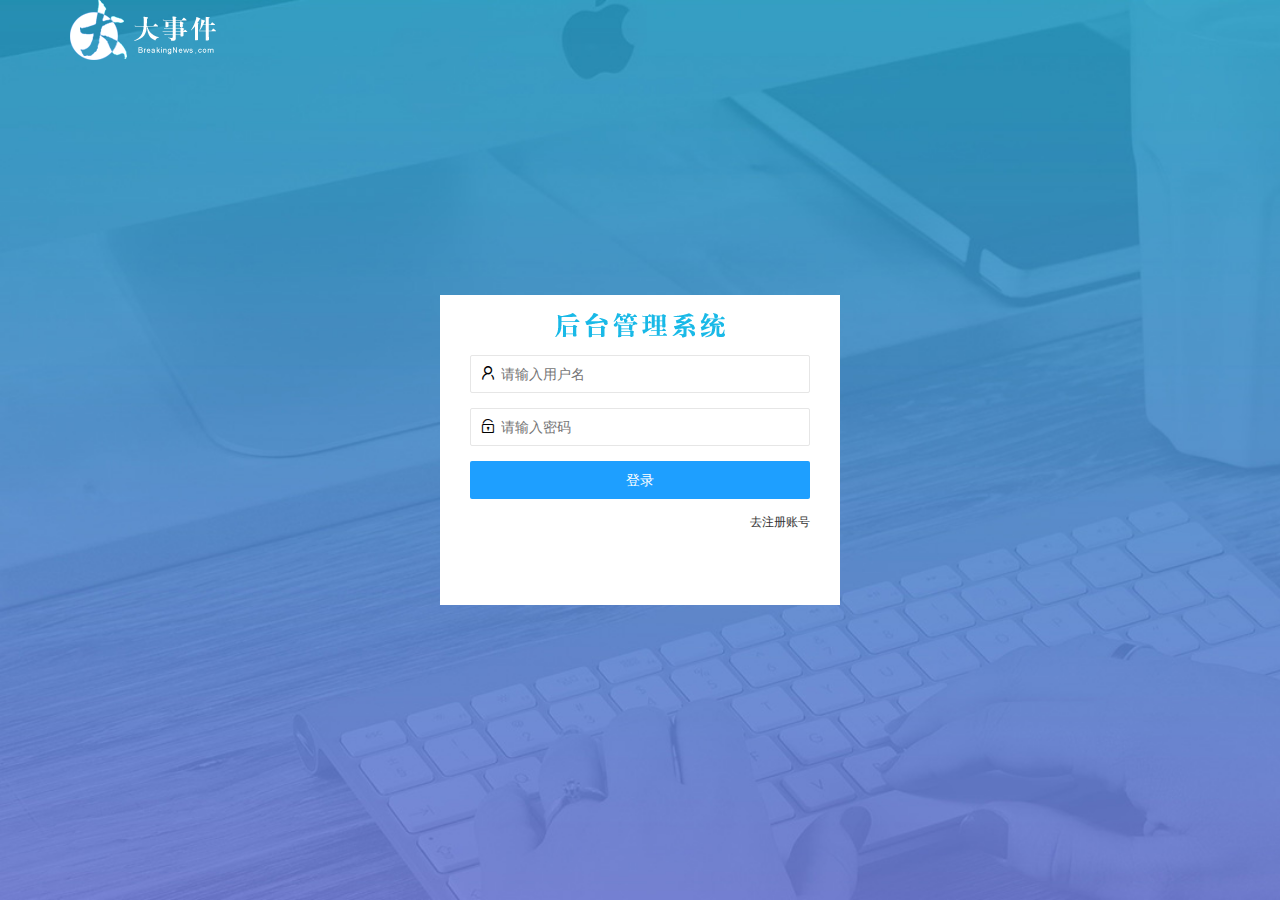
<file: login.html>
<!DOCTYPE html>
<html lang="en">

<head>
    <meta charset="UTF-8">
    <meta name="viewport" content="width=device-width, initial-scale=1.0">
    <title>Document</title>
    <link rel="stylesheet" href="/assets/lib/layui/css/layui.css">
    <link rel="stylesheet" href="assets/css/login.css">
</head>

<body>
    <!-- 版心盒子 -->
    <div class="layui-main"><img src="./assets/images/logo.png" alt=""></div>
    <!-- 登录注册盒子 -->
    <div class="loginAndRegBox">
        <div class="title-box"></div>
        <!-- 登录的盒子 -->
        <div class="login-box">
            <!-- 登录表单 -->
            <form class="layui-form" action="" id="form-login">
                <!-- 用户名 -->
                <div class="layui-form-item">
                    <i class="layui-icon layui-icon-username"></i>
                    <input type="text" name="username" required lay-verify="required" placeholder="请输入用户名" autocomplete="off" class="layui-input">
                </div>
                <!-- 密码 -->
                <div class="layui-form-item">
                    <i class="layui-icon layui-icon-password"></i>
                    <input type="password" name="password" required lay-verify="required|pwd" placeholder="请输入密码" autocomplete="off" class="layui-input">
                </div>
                <!-- 登录按钮 -->
                <div class="layui-form-item">
                    <button lay-submit class="layui-btn layui-btn-fluid layui-btn-normal">登录</button>
                </div>
                <div class="layui-form-item links">
                    <a href="javascript:;" id="link_reg">去注册账号</a>
                </div>
            </form>
        </div>
        <!-- 注册的盒子 -->
        <div class="reg-box">
            <!-- 注册表单 -->
            <form class="layui-form" action="" id="form-reg">
                <!-- 用户名 -->
                <div class="layui-form-item">
                    <i class="layui-icon layui-icon-username"></i>
                    <input type="text" name="username" required lay-verify="required" placeholder="请输入用户名" autocomplete="off" class="layui-input">
                </div>
                <!-- 密码 -->
                <div class="layui-form-item">
                    <i class="layui-icon layui-icon-password"></i>
                    <input type="password" name="password" required lay-verify="required|pwd" placeholder="请输入密码" autocomplete="off" class="layui-input">
                </div>
                <!-- 确定密码 -->
                <div class="layui-form-item">
                    <i class="layui-icon layui-icon-password"></i>
                    <input type="password" required lay-verify="required|repwd" placeholder="再次确定密码" autocomplete="off" class="layui-input">
                </div>
                <!-- 登录按钮 -->
                <div class="layui-form-item">
                    <button lay-submit class="layui-btn layui-btn-fluid layui-btn-normal">登录</button>
                </div>
                <div class="layui-form-item links">
                    <a href="javascript:;" id="link_login">去登录</a>
                </div>
            </form>
        </div>
    </div>
    <script src="/assets/lib/jquery.js"></script>
    <script src="/assets/js/configAjaxOptions.js"></script>
    <script src="/assets/lib/layui/layui.all.js"></script>
    <script src="/assets/js/login.js"></script>
</body>

</html>
</file>
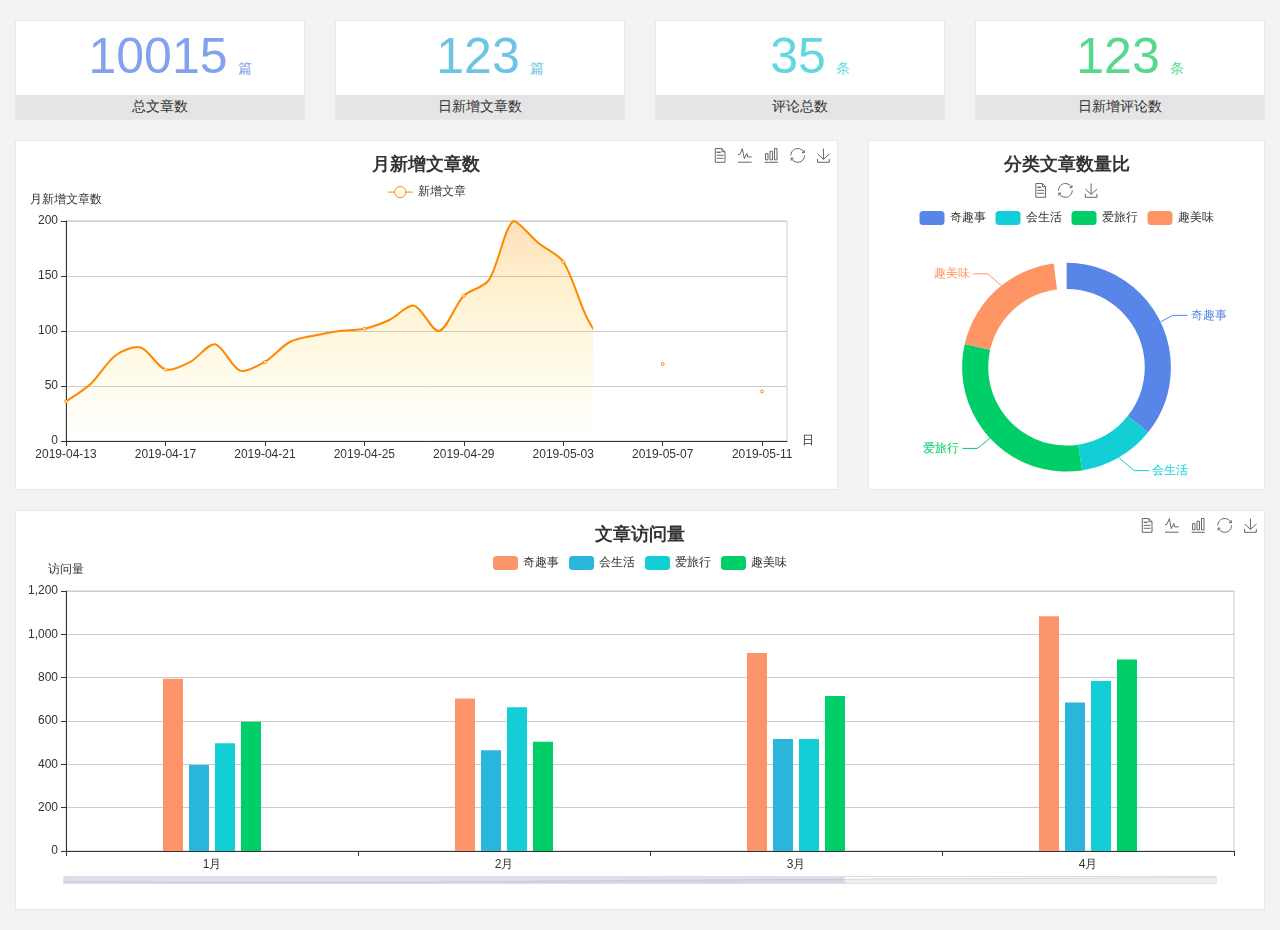
<file: home/dashboard.html>
<!DOCTYPE html>
<html lang="en">

<head>
  <meta charset="UTF-8">
  <meta name="viewport" content="width=device-width, initial-scale=1.0">
  <meta http-equiv="X-UA-Compatible" content="ie=edge">
  <title>图表统计</title>
  <link rel="stylesheet" href="../../assets/lib/bootstrap.css" />
  <link rel="stylesheet" href="../../assets/lib/main.css" />
  <script src="../../assets/lib/jquery.js"></script>
  <script type="text/javascript" src="../../assets/lib/echarts.min.js"></script>
</head>

<body>
  <div class="container-fluid">
    <div class="row spannel_list">
      <div class="col-sm-3 col-xs-6">
        <div class="spannel">
          <em>10015</em><span>篇</span>
          <b>总文章数</b>
        </div>
      </div>
      <div class="col-sm-3 col-xs-6">
        <div class="spannel scolor01">
          <em>123</em><span>篇</span>
          <b>日新增文章数</b>
        </div>
      </div>
      <div class="col-sm-3 col-xs-6">
        <div class="spannel scolor02">
          <em>35</em><span>条</span>
          <b>评论总数</b>
        </div>
      </div>
      <div class="col-sm-3 col-xs-6">
        <div class="spannel scolor03">
          <em>123</em><span>条</span>
          <b>日新增评论数</b>
        </div>
      </div>
    </div>
  </div>

  <div class="container-fluid">
    <div class="row curve-pie">
      <div class="col-lg-8 col-md-8">
        <div class="gragh_pannel" id="curve_show"></div>
      </div>
      <div class="col-lg-4 col-md-4">
        <div class="gragh_pannel" id="pie_show"></div>
      </div>
    </div>
  </div>

  <div class="container-fluid">
    <div class="column_pannel" id="column_show"></div>
  </div>

  <script>
    var oChart = echarts.init(document.getElementById('curve_show'));
    var aList_all = [
      { 'count': 36, 'date': '2019-04-13' },
      { 'count': 52, 'date': '2019-04-14' },
      { 'count': 78, 'date': '2019-04-15' },
      { 'count': 85, 'date': '2019-04-16' },
      { 'count': 65, 'date': '2019-04-17' },
      { 'count': 72, 'date': '2019-04-18' },
      { 'count': 88, 'date': '2019-04-19' },
      { 'count': 64, 'date': '2019-04-20' },
      { 'count': 72, 'date': '2019-04-21' },
      { 'count': 90, 'date': '2019-04-22' },
      { 'count': 96, 'date': '2019-04-23' },
      { 'count': 100, 'date': '2019-04-24' },
      { 'count': 102, 'date': '2019-04-25' },
      { 'count': 110, 'date': '2019-04-26' },
      { 'count': 123, 'date': '2019-04-27' },
      { 'count': 100, 'date': '2019-04-28' },
      { 'count': 132, 'date': '2019-04-29' },
      { 'count': 146, 'date': '2019-04-30' },
      { 'count': 200, 'date': '2019-05-01' },
      { 'count': 180, 'date': '2019-05-02' },
      { 'count': 163, 'date': '2019-05-03' },
      { 'count': 110, 'date': '2019-05-04' },
      { 'count': 80, 'date': '2019-05-05' },
      { 'count': 82, 'date': '2019-05-06' },
      { 'count': 70, 'date': '2019-05-07' },
      { 'count': 65, 'date': '2019-05-08' },
      { 'count': 54, 'date': '2019-05-09' },
      { 'count': 40, 'date': '2019-05-10' },
      { 'count': 45, 'date': '2019-05-11' },
      { 'count': 38, 'date': '2019-05-12' },
    ];

    let aCount = [];
    let aDate = [];

    for (var i = 0; i < aList_all.length; i++) {
      aCount.push(aList_all[i].count);
      aDate.push(aList_all[i].date);
    }

    var chartopt = {
      title: {
        text: '月新增文章数',
        left: 'center',
        top: '10'
      },
      tooltip: {
        trigger: 'axis'
      },
      legend: {
        data: ['新增文章'],
        top: '40'
      },
      toolbox: {
        show: true,
        feature: {
          mark: { show: true },
          dataView: { show: true, readOnly: false },
          magicType: { show: true, type: ['line', 'bar'] },
          restore: { show: true },
          saveAsImage: { show: true }
        }
      },
      calculable: true,
      xAxis: [
        {
          name: '日',
          type: 'category',
          boundaryGap: false,
          data: aDate
        }
      ],
      yAxis: [
        {
          name: '月新增文章数',
          type: 'value'
        }
      ],
      series: [
        {
          name: '新增文章',
          type: 'line',
          smooth: true,
          itemStyle: { normal: { areaStyle: { type: 'default' }, color: '#f80' }, lineStyle: { color: '#f80' } },
          data: aCount
        }],
      areaStyle: {
        normal: {
          color: new echarts.graphic.LinearGradient(0, 0, 0, 1, [{
            offset: 0,
            color: 'rgba(255,136,0,0.39)'
          }, {
            offset: .34,
            color: 'rgba(255,180,0,0.25)'
          }, {
            offset: 1,
            color: 'rgba(255,222,0,0.00)'
          }])

        }
      },
      grid: {
        show: true,
        x: 50,
        x2: 50,
        y: 80,
        height: 220
      }
    };

    oChart.setOption(chartopt);


    var oPie = echarts.init(document.getElementById('pie_show'));
    var oPieopt =
    {
      title: {
        top: 10,
        text: '分类文章数量比',
        x: 'center'
      },
      tooltip: {
        trigger: 'item',
        formatter: "{a} <br/>{b} : {c} ({d}%)"
      },
      color: ['#5885e8', '#13cfd5', '#00ce68', '#ff9565'],
      legend: {
        x: 'center',
        top: 65,
        data: ['奇趣事', '会生活', '爱旅行', '趣美味']
      },
      toolbox: {
        show: true,
        x: 'center',
        top: 35,
        feature: {
          mark: { show: true },
          dataView: { show: true, readOnly: false },
          magicType: {
            show: true,
            type: ['pie', 'funnel'],
            option: {
              funnel: {
                x: '25%',
                width: '50%',
                funnelAlign: 'left',
                max: 1548
              }
            }
          },
          restore: { show: true },
          saveAsImage: { show: true }
        }
      },
      calculable: true,
      series: [
        {
          name: '访问来源',
          type: 'pie',
          radius: ['45%', '60%'],
          center: ['50%', '65%'],
          data: [
            { value: 300, name: '奇趣事' },
            { value: 100, name: '会生活' },
            { value: 260, name: '爱旅行' },
            { value: 180, name: '趣美味' }
          ]
        }
      ]
    };
    oPie.setOption(oPieopt);



    var oColumn = this.echarts.init(document.getElementById('column_show'));
    var oColumnopt =
    {
      title: {
        text: '文章访问量',
        left: 'center',
        top: '10'
      },
      tooltip: {
        trigger: 'axis'
      },
      legend: {
        data: ['奇趣事', '会生活', '爱旅行', '趣美味'],
        top: '40'
      },
      toolbox: {
        show: true,
        feature: {
          mark: { show: true },
          dataView: { show: true, readOnly: false },
          magicType: { show: true, type: ['line', 'bar'] },
          restore: { show: true },
          saveAsImage: { show: true }
        }
      },
      calculable: true,
      xAxis: [
        {
          type: 'category',
          data: ['1月', '2月', '3月', '4月', '5月']
        }
      ],
      yAxis: [
        {
          name: '访问量',
          type: 'value'
        }
      ],
      series: [
        {
          name: '奇趣事',
          type: 'bar',
          barWidth: 20,
          itemStyle: {
            normal: { areaStyle: { type: 'default' }, color: '#fd956a' }
          },
          data: [800, 708, 920, 1090, 1200]
        },
        {
          name: '会生活',
          type: 'bar',
          barWidth: 20,
          itemStyle: {
            normal: { areaStyle: { type: 'default' }, color: '#2bb6db' }
          },
          data: [400, 468, 520, 690, 800]
        },
        {
          name: '爱旅行',
          type: 'bar',
          barWidth: 20,
          itemStyle: {
            normal: { areaStyle: { type: 'default' }, color: '#13cfd5' }
          },
          data: [500, 668, 520, 790, 900]
        },
        {
          name: '趣美味',
          type: 'bar',
          barWidth: 20,
          itemStyle: {
            normal: { areaStyle: { type: 'default' }, color: '#00ce68' }
          },
          data: [600, 508, 720, 890, 1000]
        }
      ],
      grid: {
        show: true,
        x: 50,
        x2: 30,
        y: 80,
        height: 260
      },
      dataZoom: [//给x轴设置滚动条
        {
          start: 0,//默认为0
          end: 100 - 1000 / 31,//默认为100
          type: 'slider',
          show: true,
          xAxisIndex: [0],
          handleSize: 0,//滑动条的 左右2个滑动条的大小
          height: 8,//组件高度
          left: 45, //左边的距离
          right: 50,//右边的距离
          bottom: 26,//右边的距离
          handleColor: '#ddd',//h滑动图标的颜色
          handleStyle: {
            borderColor: "#cacaca",
            borderWidth: "1",
            shadowBlur: 2,
            background: "#ddd",
            shadowColor: "#ddd",
          }
        }]
    };
    oColumn.setOption(oColumnopt);
  </script>
</body>

</html>
</file>
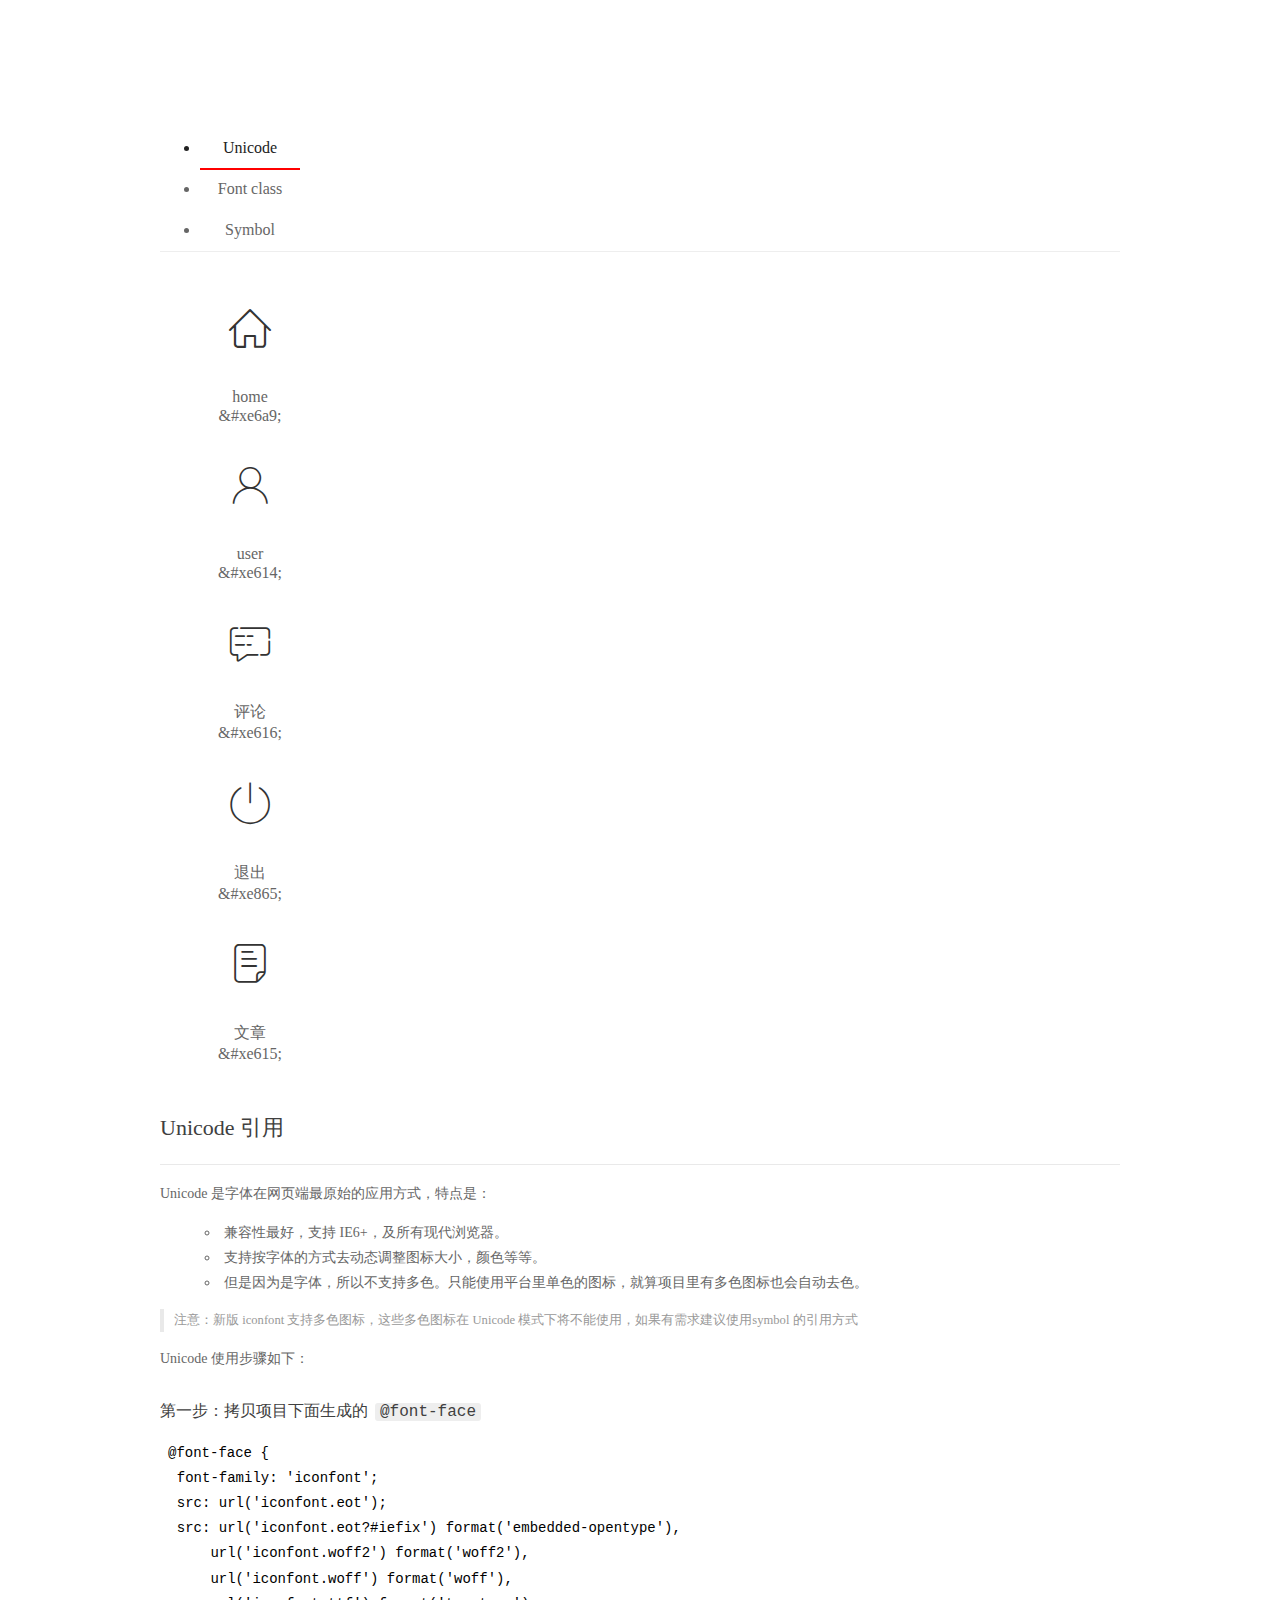
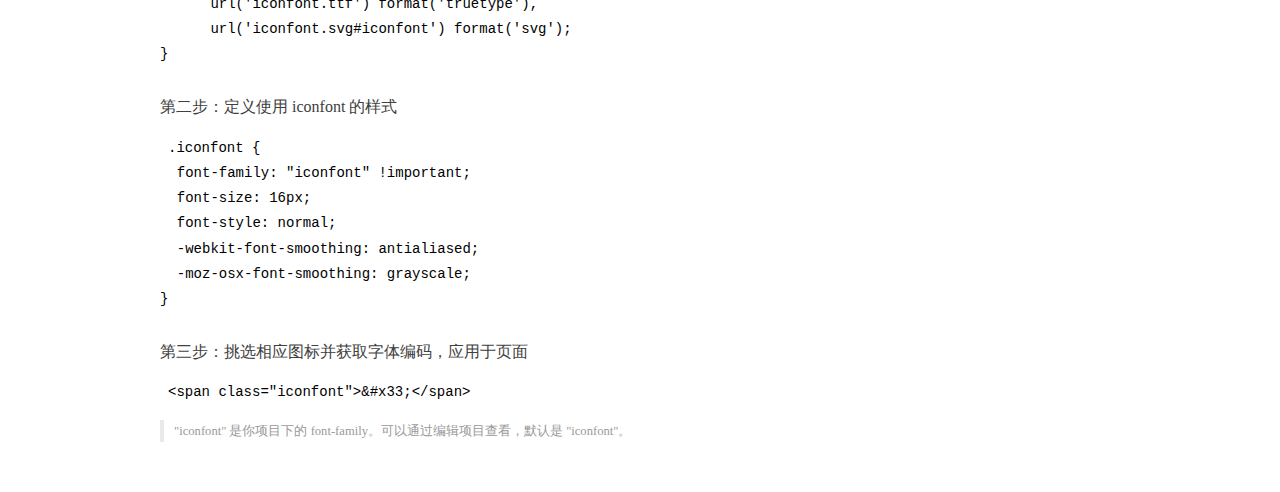
<file: assets/fonts/demo_index.html>
<!DOCTYPE html>
<html>
<head>
  <meta charset="utf-8"/>
  <title>IconFont Demo</title>
  <link rel="shortcut icon" href="https://gtms04.alicdn.com/tps/i4/TB1_oz6GVXXXXaFXpXXJDFnIXXX-64-64.ico" type="image/x-icon"/>
  <link rel="stylesheet" href="https://g.alicdn.com/thx/cube/1.3.2/cube.min.css">
  <link rel="stylesheet" href="demo.css">
  <link rel="stylesheet" href="iconfont.css">
  <script src="iconfont.js"></script>
  <!-- jQuery -->
  <script src="https://a1.alicdn.com/oss/uploads/2018/12/26/7bfddb60-08e8-11e9-9b04-53e73bb6408b.js"></script>
  <!-- 代码高亮 -->
  <script src="https://a1.alicdn.com/oss/uploads/2018/12/26/a3f714d0-08e6-11e9-8a15-ebf944d7534c.js"></script>
</head>
<body>
  <div class="main">
    <h1 class="logo"><a href="https://www.iconfont.cn/" title="iconfont 首页" target="_blank">&#xe86b;</a></h1>
    <div class="nav-tabs">
      <ul id="tabs" class="dib-box">
        <li class="dib active"><span>Unicode</span></li>
        <li class="dib"><span>Font class</span></li>
        <li class="dib"><span>Symbol</span></li>
      </ul>
      
    </div>
    <div class="tab-container">
      <div class="content unicode" style="display: block;">
          <ul class="icon_lists dib-box">
          
            <li class="dib">
              <span class="icon iconfont">&#xe6a9;</span>
                <div class="name">home</div>
                <div class="code-name">&amp;#xe6a9;</div>
              </li>
          
            <li class="dib">
              <span class="icon iconfont">&#xe614;</span>
                <div class="name">user</div>
                <div class="code-name">&amp;#xe614;</div>
              </li>
          
            <li class="dib">
              <span class="icon iconfont">&#xe616;</span>
                <div class="name">评论</div>
                <div class="code-name">&amp;#xe616;</div>
              </li>
          
            <li class="dib">
              <span class="icon iconfont">&#xe865;</span>
                <div class="name">退出</div>
                <div class="code-name">&amp;#xe865;</div>
              </li>
          
            <li class="dib">
              <span class="icon iconfont">&#xe615;</span>
                <div class="name">文章</div>
                <div class="code-name">&amp;#xe615;</div>
              </li>
          
          </ul>
          <div class="article markdown">
          <h2 id="unicode-">Unicode 引用</h2>
          <hr>

          <p>Unicode 是字体在网页端最原始的应用方式，特点是：</p>
          <ul>
            <li>兼容性最好，支持 IE6+，及所有现代浏览器。</li>
            <li>支持按字体的方式去动态调整图标大小，颜色等等。</li>
            <li>但是因为是字体，所以不支持多色。只能使用平台里单色的图标，就算项目里有多色图标也会自动去色。</li>
          </ul>
          <blockquote>
            <p>注意：新版 iconfont 支持多色图标，这些多色图标在 Unicode 模式下将不能使用，如果有需求建议使用symbol 的引用方式</p>
          </blockquote>
          <p>Unicode 使用步骤如下：</p>
          <h3 id="-font-face">第一步：拷贝项目下面生成的 <code>@font-face</code></h3>
<pre><code class="language-css"
>@font-face {
  font-family: 'iconfont';
  src: url('iconfont.eot');
  src: url('iconfont.eot?#iefix') format('embedded-opentype'),
      url('iconfont.woff2') format('woff2'),
      url('iconfont.woff') format('woff'),
      url('iconfont.ttf') format('truetype'),
      url('iconfont.svg#iconfont') format('svg');
}
</code></pre>
          <h3 id="-iconfont-">第二步：定义使用 iconfont 的样式</h3>
<pre><code class="language-css"
>.iconfont {
  font-family: "iconfont" !important;
  font-size: 16px;
  font-style: normal;
  -webkit-font-smoothing: antialiased;
  -moz-osx-font-smoothing: grayscale;
}
</code></pre>
          <h3 id="-">第三步：挑选相应图标并获取字体编码，应用于页面</h3>
<pre>
<code class="language-html"
>&lt;span class="iconfont"&gt;&amp;#x33;&lt;/span&gt;
</code></pre>
          <blockquote>
            <p>"iconfont" 是你项目下的 font-family。可以通过编辑项目查看，默认是 "iconfont"。</p>
          </blockquote>
          </div>
      </div>
      <div class="content font-class">
        <ul class="icon_lists dib-box">
          
          <li class="dib">
            <span class="icon iconfont icon-home"></span>
            <div class="name">
              home
            </div>
            <div class="code-name">.icon-home
            </div>
          </li>
          
          <li class="dib">
            <span class="icon iconfont icon-user"></span>
            <div class="name">
              user
            </div>
            <div class="code-name">.icon-user
            </div>
          </li>
          
          <li class="dib">
            <span class="icon iconfont icon-pinglun"></span>
            <div class="name">
              评论
            </div>
            <div class="code-name">.icon-pinglun
            </div>
          </li>
          
          <li class="dib">
            <span class="icon iconfont icon-tuichu"></span>
            <div class="name">
              退出
            </div>
            <div class="code-name">.icon-tuichu
            </div>
          </li>
          
          <li class="dib">
            <span class="icon iconfont icon-16"></span>
            <div class="name">
              文章
            </div>
            <div class="code-name">.icon-16
            </div>
          </li>
          
        </ul>
        <div class="article markdown">
        <h2 id="font-class-">font-class 引用</h2>
        <hr>

        <p>font-class 是 Unicode 使用方式的一种变种，主要是解决 Unicode 书写不直观，语意不明确的问题。</p>
        <p>与 Unicode 使用方式相比，具有如下特点：</p>
        <ul>
          <li>兼容性良好，支持 IE8+，及所有现代浏览器。</li>
          <li>相比于 Unicode 语意明确，书写更直观。可以很容易分辨这个 icon 是什么。</li>
          <li>因为使用 class 来定义图标，所以当要替换图标时，只需要修改 class 里面的 Unicode 引用。</li>
          <li>不过因为本质上还是使用的字体，所以多色图标还是不支持的。</li>
        </ul>
        <p>使用步骤如下：</p>
        <h3 id="-fontclass-">第一步：引入项目下面生成的 fontclass 代码：</h3>
<pre><code class="language-html">&lt;link rel="stylesheet" href="./iconfont.css"&gt;
</code></pre>
        <h3 id="-">第二步：挑选相应图标并获取类名，应用于页面：</h3>
<pre><code class="language-html">&lt;span class="iconfont icon-xxx"&gt;&lt;/span&gt;
</code></pre>
        <blockquote>
          <p>"
            iconfont" 是你项目下的 font-family。可以通过编辑项目查看，默认是 "iconfont"。</p>
        </blockquote>
      </div>
      </div>
      <div class="content symbol">
          <ul class="icon_lists dib-box">
          
            <li class="dib">
                <svg class="icon svg-icon" aria-hidden="true">
                  <use xlink:href="#icon-home"></use>
                </svg>
                <div class="name">home</div>
                <div class="code-name">#icon-home</div>
            </li>
          
            <li class="dib">
                <svg class="icon svg-icon" aria-hidden="true">
                  <use xlink:href="#icon-user"></use>
                </svg>
                <div class="name">user</div>
                <div class="code-name">#icon-user</div>
            </li>
          
            <li class="dib">
                <svg class="icon svg-icon" aria-hidden="true">
                  <use xlink:href="#icon-pinglun"></use>
                </svg>
                <div class="name">评论</div>
                <div class="code-name">#icon-pinglun</div>
            </li>
          
            <li class="dib">
                <svg class="icon svg-icon" aria-hidden="true">
                  <use xlink:href="#icon-tuichu"></use>
                </svg>
                <div class="name">退出</div>
                <div class="code-name">#icon-tuichu</div>
            </li>
          
            <li class="dib">
                <svg class="icon svg-icon" aria-hidden="true">
                  <use xlink:href="#icon-16"></use>
                </svg>
                <div class="name">文章</div>
                <div class="code-name">#icon-16</div>
            </li>
          
          </ul>
          <div class="article markdown">
          <h2 id="symbol-">Symbol 引用</h2>
          <hr>

          <p>这是一种全新的使用方式，应该说这才是未来的主流，也是平台目前推荐的用法。相关介绍可以参考这篇<a href="">文章</a>
            这种用法其实是做了一个 SVG 的集合，与另外两种相比具有如下特点：</p>
          <ul>
            <li>支持多色图标了，不再受单色限制。</li>
            <li>通过一些技巧，支持像字体那样，通过 <code>font-size</code>, <code>color</code> 来调整样式。</li>
            <li>兼容性较差，支持 IE9+，及现代浏览器。</li>
            <li>浏览器渲染 SVG 的性能一般，还不如 png。</li>
          </ul>
          <p>使用步骤如下：</p>
          <h3 id="-symbol-">第一步：引入项目下面生成的 symbol 代码：</h3>
<pre><code class="language-html">&lt;script src="./iconfont.js"&gt;&lt;/script&gt;
</code></pre>
          <h3 id="-css-">第二步：加入通用 CSS 代码（引入一次就行）：</h3>
<pre><code class="language-html">&lt;style&gt;
.icon {
  width: 1em;
  height: 1em;
  vertical-align: -0.15em;
  fill: currentColor;
  overflow: hidden;
}
&lt;/style&gt;
</code></pre>
          <h3 id="-">第三步：挑选相应图标并获取类名，应用于页面：</h3>
<pre><code class="language-html">&lt;svg class="icon" aria-hidden="true"&gt;
  &lt;use xlink:href="#icon-xxx"&gt;&lt;/use&gt;
&lt;/svg&gt;
</code></pre>
          </div>
      </div>

    </div>
  </div>
  <script>
  $(document).ready(function () {
      $('.tab-container .content:first').show()

      $('#tabs li').click(function (e) {
        var tabContent = $('.tab-container .content')
        var index = $(this).index()

        if ($(this).hasClass('active')) {
          return
        } else {
          $('#tabs li').removeClass('active')
          $(this).addClass('active')

          tabContent.hide().eq(index).fadeIn()
        }
      })
    })
  </script>
</body>
</html>
</file>
<file: assets/lib/layui/css/layui.css>
/** layui-v2.5.5 MIT License By https://www.layui.com */
 .layui-inline,img{display:inline-block;vertical-align:middle}h1,h2,h3,h4,h5,h6{font-weight:400}.layui-edge,.layui-header,.layui-inline,.layui-main{position:relative}.layui-body,.layui-edge,.layui-elip{overflow:hidden}.layui-btn,.layui-edge,.layui-inline,img{vertical-align:middle}.layui-btn,.layui-disabled,.layui-icon,.layui-unselect{-moz-user-select:none;-webkit-user-select:none;-ms-user-select:none}.layui-elip,.layui-form-checkbox span,.layui-form-pane .layui-form-label{text-overflow:ellipsis;white-space:nowrap}.layui-breadcrumb,.layui-tree-btnGroup{visibility:hidden}blockquote,body,button,dd,div,dl,dt,form,h1,h2,h3,h4,h5,h6,input,li,ol,p,pre,td,textarea,th,ul{margin:0;padding:0;-webkit-tap-highlight-color:rgba(0,0,0,0)}a:active,a:hover{outline:0}img{border:none}li{list-style:none}table{border-collapse:collapse;border-spacing:0}h4,h5,h6{font-size:100%}button,input,optgroup,option,select,textarea{font-family:inherit;font-size:inherit;font-style:inherit;font-weight:inherit;outline:0}pre{white-space:pre-wrap;white-space:-moz-pre-wrap;white-space:-pre-wrap;white-space:-o-pre-wrap;word-wrap:break-word}body{line-height:24px;font:14px Helvetica Neue,Helvetica,PingFang SC,Tahoma,Arial,sans-serif}hr{height:1px;margin:10px 0;border:0;clear:both}a{color:#333;text-decoration:none}a:hover{color:#777}a cite{font-style:normal;*cursor:pointer}.layui-border-box,.layui-border-box *{box-sizing:border-box}.layui-box,.layui-box *{box-sizing:content-box}.layui-clear{clear:both;*zoom:1}.layui-clear:after{content:'\20';clear:both;*zoom:1;display:block;height:0}.layui-inline{*display:inline;*zoom:1}.layui-edge{display:inline-block;width:0;height:0;border-width:6px;border-style:dashed;border-color:transparent}.layui-edge-top{top:-4px;border-bottom-color:#999;border-bottom-style:solid}.layui-edge-right{border-left-color:#999;border-left-style:solid}.layui-edge-bottom{top:2px;border-top-color:#999;border-top-style:solid}.layui-edge-left{border-right-color:#999;border-right-style:solid}.layui-disabled,.layui-disabled:hover{color:#d2d2d2!important;cursor:not-allowed!important}.layui-circle{border-radius:100%}.layui-show{display:block!important}.layui-hide{display:none!important}@font-face{font-family:layui-icon;src:url(../font/iconfont.eot?v=250);src:url(../font/iconfont.eot?v=250#iefix) format('embedded-opentype'),url(../font/iconfont.woff2?v=250) format('woff2'),url(../font/iconfont.woff?v=250) format('woff'),url(../font/iconfont.ttf?v=250) format('truetype'),url(../font/iconfont.svg?v=250#layui-icon) format('svg')}.layui-icon{font-family:layui-icon!important;font-size:16px;font-style:normal;-webkit-font-smoothing:antialiased;-moz-osx-font-smoothing:grayscale}.layui-icon-reply-fill:before{content:"\e611"}.layui-icon-set-fill:before{content:"\e614"}.layui-icon-menu-fill:before{content:"\e60f"}.layui-icon-search:before{content:"\e615"}.layui-icon-share:before{content:"\e641"}.layui-icon-set-sm:before{content:"\e620"}.layui-icon-engine:before{content:"\e628"}.layui-icon-close:before{content:"\1006"}.layui-icon-close-fill:before{content:"\1007"}.layui-icon-chart-screen:before{content:"\e629"}.layui-icon-star:before{content:"\e600"}.layui-icon-circle-dot:before{content:"\e617"}.layui-icon-chat:before{content:"\e606"}.layui-icon-release:before{content:"\e609"}.layui-icon-list:before{content:"\e60a"}.layui-icon-chart:before{content:"\e62c"}.layui-icon-ok-circle:before{content:"\1005"}.layui-icon-layim-theme:before{content:"\e61b"}.layui-icon-table:before{content:"\e62d"}.layui-icon-right:before{content:"\e602"}.layui-icon-left:before{content:"\e603"}.layui-icon-cart-simple:before{content:"\e698"}.layui-icon-face-cry:before{content:"\e69c"}.layui-icon-face-smile:before{content:"\e6af"}.layui-icon-survey:before{content:"\e6b2"}.layui-icon-tree:before{content:"\e62e"}.layui-icon-upload-circle:before{content:"\e62f"}.layui-icon-add-circle:before{content:"\e61f"}.layui-icon-download-circle:before{content:"\e601"}.layui-icon-templeate-1:before{content:"\e630"}.layui-icon-util:before{content:"\e631"}.layui-icon-face-surprised:before{content:"\e664"}.layui-icon-edit:before{content:"\e642"}.layui-icon-speaker:before{content:"\e645"}.layui-icon-down:before{content:"\e61a"}.layui-icon-file:before{content:"\e621"}.layui-icon-layouts:before{content:"\e632"}.layui-icon-rate-half:before{content:"\e6c9"}.layui-icon-add-circle-fine:before{content:"\e608"}.layui-icon-prev-circle:before{content:"\e633"}.layui-icon-read:before{content:"\e705"}.layui-icon-404:before{content:"\e61c"}.layui-icon-carousel:before{content:"\e634"}.layui-icon-help:before{content:"\e607"}.layui-icon-code-circle:before{content:"\e635"}.layui-icon-water:before{content:"\e636"}.layui-icon-username:before{content:"\e66f"}.layui-icon-find-fill:before{content:"\e670"}.layui-icon-about:before{content:"\e60b"}.layui-icon-location:before{content:"\e715"}.layui-icon-up:before{content:"\e619"}.layui-icon-pause:before{content:"\e651"}.layui-icon-date:before{content:"\e637"}.layui-icon-layim-uploadfile:before{content:"\e61d"}.layui-icon-delete:before{content:"\e640"}.layui-icon-play:before{content:"\e652"}.layui-icon-top:before{content:"\e604"}.layui-icon-friends:before{content:"\e612"}.layui-icon-refresh-3:before{content:"\e9aa"}.layui-icon-ok:before{content:"\e605"}.layui-icon-layer:before{content:"\e638"}.layui-icon-face-smile-fine:before{content:"\e60c"}.layui-icon-dollar:before{content:"\e659"}.layui-icon-group:before{content:"\e613"}.layui-icon-layim-download:before{content:"\e61e"}.layui-icon-picture-fine:before{content:"\e60d"}.layui-icon-link:before{content:"\e64c"}.layui-icon-diamond:before{content:"\e735"}.layui-icon-log:before{content:"\e60e"}.layui-icon-rate-solid:before{content:"\e67a"}.layui-icon-fonts-del:before{content:"\e64f"}.layui-icon-unlink:before{content:"\e64d"}.layui-icon-fonts-clear:before{content:"\e639"}.layui-icon-triangle-r:before{content:"\e623"}.layui-icon-circle:before{content:"\e63f"}.layui-icon-radio:before{content:"\e643"}.layui-icon-align-center:before{content:"\e647"}.layui-icon-align-right:before{content:"\e648"}.layui-icon-align-left:before{content:"\e649"}.layui-icon-loading-1:before{content:"\e63e"}.layui-icon-return:before{content:"\e65c"}.layui-icon-fonts-strong:before{content:"\e62b"}.layui-icon-upload:before{content:"\e67c"}.layui-icon-dialogue:before{content:"\e63a"}.layui-icon-video:before{content:"\e6ed"}.layui-icon-headset:before{content:"\e6fc"}.layui-icon-cellphone-fine:before{content:"\e63b"}.layui-icon-add-1:before{content:"\e654"}.layui-icon-face-smile-b:before{content:"\e650"}.layui-icon-fonts-html:before{content:"\e64b"}.layui-icon-form:before{content:"\e63c"}.layui-icon-cart:before{content:"\e657"}.layui-icon-camera-fill:before{content:"\e65d"}.layui-icon-tabs:before{content:"\e62a"}.layui-icon-fonts-code:before{content:"\e64e"}.layui-icon-fire:before{content:"\e756"}.layui-icon-set:before{content:"\e716"}.layui-icon-fonts-u:before{content:"\e646"}.layui-icon-triangle-d:before{content:"\e625"}.layui-icon-tips:before{content:"\e702"}.layui-icon-picture:before{content:"\e64a"}.layui-icon-more-vertical:before{content:"\e671"}.layui-icon-flag:before{content:"\e66c"}.layui-icon-loading:before{content:"\e63d"}.layui-icon-fonts-i:before{content:"\e644"}.layui-icon-refresh-1:before{content:"\e666"}.layui-icon-rmb:before{content:"\e65e"}.layui-icon-home:before{content:"\e68e"}.layui-icon-user:before{content:"\e770"}.layui-icon-notice:before{content:"\e667"}.layui-icon-login-weibo:before{content:"\e675"}.layui-icon-voice:before{content:"\e688"}.layui-icon-upload-drag:before{content:"\e681"}.layui-icon-login-qq:before{content:"\e676"}.layui-icon-snowflake:before{content:"\e6b1"}.layui-icon-file-b:before{content:"\e655"}.layui-icon-template:before{content:"\e663"}.layui-icon-auz:before{content:"\e672"}.layui-icon-console:before{content:"\e665"}.layui-icon-app:before{content:"\e653"}.layui-icon-prev:before{content:"\e65a"}.layui-icon-website:before{content:"\e7ae"}.layui-icon-next:before{content:"\e65b"}.layui-icon-component:before{content:"\e857"}.layui-icon-more:before{content:"\e65f"}.layui-icon-login-wechat:before{content:"\e677"}.layui-icon-shrink-right:before{content:"\e668"}.layui-icon-spread-left:before{content:"\e66b"}.layui-icon-camera:before{content:"\e660"}.layui-icon-note:before{content:"\e66e"}.layui-icon-refresh:before{content:"\e669"}.layui-icon-female:before{content:"\e661"}.layui-icon-male:before{content:"\e662"}.layui-icon-password:before{content:"\e673"}.layui-icon-senior:before{content:"\e674"}.layui-icon-theme:before{content:"\e66a"}.layui-icon-tread:before{content:"\e6c5"}.layui-icon-praise:before{content:"\e6c6"}.layui-icon-star-fill:before{content:"\e658"}.layui-icon-rate:before{content:"\e67b"}.layui-icon-template-1:before{content:"\e656"}.layui-icon-vercode:before{content:"\e679"}.layui-icon-cellphone:before{content:"\e678"}.layui-icon-screen-full:before{content:"\e622"}.layui-icon-screen-restore:before{content:"\e758"}.layui-icon-cols:before{content:"\e610"}.layui-icon-export:before{content:"\e67d"}.layui-icon-print:before{content:"\e66d"}.layui-icon-slider:before{content:"\e714"}.layui-icon-addition:before{content:"\e624"}.layui-icon-subtraction:before{content:"\e67e"}.layui-icon-service:before{content:"\e626"}.layui-icon-transfer:before{content:"\e691"}.layui-main{width:1140px;margin:0 auto}.layui-header{z-index:1000;height:60px}.layui-header a:hover{transition:all .5s;-webkit-transition:all .5s}.layui-side{position:fixed;left:0;top:0;bottom:0;z-index:999;width:200px;overflow-x:hidden}.layui-side-scroll{position:relative;width:220px;height:100%;overflow-x:hidden}.layui-body{position:absolute;left:200px;right:0;top:0;bottom:0;z-index:998;width:auto;overflow-y:auto;box-sizing:border-box}.layui-layout-body{overflow:hidden}.layui-layout-admin .layui-header{background-color:#23262E}.layui-layout-admin .layui-side{top:60px;width:200px;overflow-x:hidden}.layui-layout-admin .layui-body{position:fixed;top:60px;bottom:44px}.layui-layout-admin .layui-main{width:auto;margin:0 15px}.layui-layout-admin .layui-footer{position:fixed;left:200px;right:0;bottom:0;height:44px;line-height:44px;padding:0 15px;background-color:#eee}.layui-layout-admin .layui-logo{position:absolute;left:0;top:0;width:200px;height:100%;line-height:60px;text-align:center;color:#009688;font-size:16px}.layui-layout-admin .layui-header .layui-nav{background:0 0}.layui-layout-left{position:absolute!important;left:200px;top:0}.layui-layout-right{position:absolute!important;right:0;top:0}.layui-container{position:relative;margin:0 auto;padding:0 15px;box-sizing:border-box}.layui-fluid{position:relative;margin:0 auto;padding:0 15px}.layui-row:after,.layui-row:before{content:'';display:block;clear:both}.layui-col-lg1,.layui-col-lg10,.layui-col-lg11,.layui-col-lg12,.layui-col-lg2,.layui-col-lg3,.layui-col-lg4,.layui-col-lg5,.layui-col-lg6,.layui-col-lg7,.layui-col-lg8,.layui-col-lg9,.layui-col-md1,.layui-col-md10,.layui-col-md11,.layui-col-md12,.layui-col-md2,.layui-col-md3,.layui-col-md4,.layui-col-md5,.layui-col-md6,.layui-col-md7,.layui-col-md8,.layui-col-md9,.layui-col-sm1,.layui-col-sm10,.layui-col-sm11,.layui-col-sm12,.layui-col-sm2,.layui-col-sm3,.layui-col-sm4,.layui-col-sm5,.layui-col-sm6,.layui-col-sm7,.layui-col-sm8,.layui-col-sm9,.layui-col-xs1,.layui-col-xs10,.layui-col-xs11,.layui-col-xs12,.layui-col-xs2,.layui-col-xs3,.layui-col-xs4,.layui-col-xs5,.layui-col-xs6,.layui-col-xs7,.layui-col-xs8,.layui-col-xs9{position:relative;display:block;box-sizing:border-box}.layui-col-xs1,.layui-col-xs10,.layui-col-xs11,.layui-col-xs12,.layui-col-xs2,.layui-col-xs3,.layui-col-xs4,.layui-col-xs5,.layui-col-xs6,.layui-col-xs7,.layui-col-xs8,.layui-col-xs9{float:left}.layui-col-xs1{width:8.33333333%}.layui-col-xs2{width:16.66666667%}.layui-col-xs3{width:25%}.layui-col-xs4{width:33.33333333%}.layui-col-xs5{width:41.66666667%}.layui-col-xs6{width:50%}.layui-col-xs7{width:58.33333333%}.layui-col-xs8{width:66.66666667%}.layui-col-xs9{width:75%}.layui-col-xs10{width:83.33333333%}.layui-col-xs11{width:91.66666667%}.layui-col-xs12{width:100%}.layui-col-xs-offset1{margin-left:8.33333333%}.layui-col-xs-offset2{margin-left:16.66666667%}.layui-col-xs-offset3{margin-left:25%}.layui-col-xs-offset4{margin-left:33.33333333%}.layui-col-xs-offset5{margin-left:41.66666667%}.layui-col-xs-offset6{margin-left:50%}.layui-col-xs-offset7{margin-left:58.33333333%}.layui-col-xs-offset8{margin-left:66.66666667%}.layui-col-xs-offset9{margin-left:75%}.layui-col-xs-offset10{margin-left:83.33333333%}.layui-col-xs-offset11{margin-left:91.66666667%}.layui-col-xs-offset12{margin-left:100%}@media screen and (max-width:768px){.layui-hide-xs{display:none!important}.layui-show-xs-block{display:block!important}.layui-show-xs-inline{display:inline!important}.layui-show-xs-inline-block{display:inline-block!important}}@media screen and (min-width:768px){.layui-container{width:750px}.layui-hide-sm{display:none!important}.layui-show-sm-block{display:block!important}.layui-show-sm-inline{display:inline!important}.layui-show-sm-inline-block{display:inline-block!important}.layui-col-sm1,.layui-col-sm10,.layui-col-sm11,.layui-col-sm12,.layui-col-sm2,.layui-col-sm3,.layui-col-sm4,.layui-col-sm5,.layui-col-sm6,.layui-col-sm7,.layui-col-sm8,.layui-col-sm9{float:left}.layui-col-sm1{width:8.33333333%}.layui-col-sm2{width:16.66666667%}.layui-col-sm3{width:25%}.layui-col-sm4{width:33.33333333%}.layui-col-sm5{width:41.66666667%}.layui-col-sm6{width:50%}.layui-col-sm7{width:58.33333333%}.layui-col-sm8{width:66.66666667%}.layui-col-sm9{width:75%}.layui-col-sm10{width:83.33333333%}.layui-col-sm11{width:91.66666667%}.layui-col-sm12{width:100%}.layui-col-sm-offset1{margin-left:8.33333333%}.layui-col-sm-offset2{margin-left:16.66666667%}.layui-col-sm-offset3{margin-left:25%}.layui-col-sm-offset4{margin-left:33.33333333%}.layui-col-sm-offset5{margin-left:41.66666667%}.layui-col-sm-offset6{margin-left:50%}.layui-col-sm-offset7{margin-left:58.33333333%}.layui-col-sm-offset8{margin-left:66.66666667%}.layui-col-sm-offset9{margin-left:75%}.layui-col-sm-offset10{margin-left:83.33333333%}.layui-col-sm-offset11{margin-left:91.66666667%}.layui-col-sm-offset12{margin-left:100%}}@media screen and (min-width:992px){.layui-container{width:970px}.layui-hide-md{display:none!important}.layui-show-md-block{display:block!important}.layui-show-md-inline{display:inline!important}.layui-show-md-inline-block{display:inline-block!important}.layui-col-md1,.layui-col-md10,.layui-col-md11,.layui-col-md12,.layui-col-md2,.layui-col-md3,.layui-col-md4,.layui-col-md5,.layui-col-md6,.layui-col-md7,.layui-col-md8,.layui-col-md9{float:left}.layui-col-md1{width:8.33333333%}.layui-col-md2{width:16.66666667%}.layui-col-md3{width:25%}.layui-col-md4{width:33.33333333%}.layui-col-md5{width:41.66666667%}.layui-col-md6{width:50%}.layui-col-md7{width:58.33333333%}.layui-col-md8{width:66.66666667%}.layui-col-md9{width:75%}.layui-col-md10{width:83.33333333%}.layui-col-md11{width:91.66666667%}.layui-col-md12{width:100%}.layui-col-md-offset1{margin-left:8.33333333%}.layui-col-md-offset2{margin-left:16.66666667%}.layui-col-md-offset3{margin-left:25%}.layui-col-md-offset4{margin-left:33.33333333%}.layui-col-md-offset5{margin-left:41.66666667%}.layui-col-md-offset6{margin-left:50%}.layui-col-md-offset7{margin-left:58.33333333%}.layui-col-md-offset8{margin-left:66.66666667%}.layui-col-md-offset9{margin-left:75%}.layui-col-md-offset10{margin-left:83.33333333%}.layui-col-md-offset11{margin-left:91.66666667%}.layui-col-md-offset12{margin-left:100%}}@media screen and (min-width:1200px){.layui-container{width:1170px}.layui-hide-lg{display:none!important}.layui-show-lg-block{display:block!important}.layui-show-lg-inline{display:inline!important}.layui-show-lg-inline-block{display:inline-block!important}.layui-col-lg1,.layui-col-lg10,.layui-col-lg11,.layui-col-lg12,.layui-col-lg2,.layui-col-lg3,.layui-col-lg4,.layui-col-lg5,.layui-col-lg6,.layui-col-lg7,.layui-col-lg8,.layui-col-lg9{float:left}.layui-col-lg1{width:8.33333333%}.layui-col-lg2{width:16.66666667%}.layui-col-lg3{width:25%}.layui-col-lg4{width:33.33333333%}.layui-col-lg5{width:41.66666667%}.layui-col-lg6{width:50%}.layui-col-lg7{width:58.33333333%}.layui-col-lg8{width:66.66666667%}.layui-col-lg9{width:75%}.layui-col-lg10{width:83.33333333%}.layui-col-lg11{width:91.66666667%}.layui-col-lg12{width:100%}.layui-col-lg-offset1{margin-left:8.33333333%}.layui-col-lg-offset2{margin-left:16.66666667%}.layui-col-lg-offset3{margin-left:25%}.layui-col-lg-offset4{margin-left:33.33333333%}.layui-col-lg-offset5{margin-left:41.66666667%}.layui-col-lg-offset6{margin-left:50%}.layui-col-lg-offset7{margin-left:58.33333333%}.layui-col-lg-offset8{margin-left:66.66666667%}.layui-col-lg-offset9{margin-left:75%}.layui-col-lg-offset10{margin-left:83.33333333%}.layui-col-lg-offset11{margin-left:91.66666667%}.layui-col-lg-offset12{margin-left:100%}}.layui-col-space1{margin:-.5px}.layui-col-space1>*{padding:.5px}.layui-col-space3{margin:-1.5px}.layui-col-space3>*{padding:1.5px}.layui-col-space5{margin:-2.5px}.layui-col-space5>*{padding:2.5px}.layui-col-space8{margin:-3.5px}.layui-col-space8>*{padding:3.5px}.layui-col-space10{margin:-5px}.layui-col-space10>*{padding:5px}.layui-col-space12{margin:-6px}.layui-col-space12>*{padding:6px}.layui-col-space15{margin:-7.5px}.layui-col-space15>*{padding:7.5px}.layui-col-space18{margin:-9px}.layui-col-space18>*{padding:9px}.layui-col-space20{margin:-10px}.layui-col-space20>*{padding:10px}.layui-col-space22{margin:-11px}.layui-col-space22>*{padding:11px}.layui-col-space25{margin:-12.5px}.layui-col-space25>*{padding:12.5px}.layui-col-space30{margin:-15px}.layui-col-space30>*{padding:15px}.layui-btn,.layui-input,.layui-select,.layui-textarea,.layui-upload-button{outline:0;-webkit-appearance:none;transition:all .3s;-webkit-transition:all .3s;box-sizing:border-box}.layui-elem-quote{margin-bottom:10px;padding:15px;line-height:22px;border-left:5px solid #009688;border-radius:0 2px 2px 0;background-color:#f2f2f2}.layui-quote-nm{border-style:solid;border-width:1px 1px 1px 5px;background:0 0}.layui-elem-field{margin-bottom:10px;padding:0;border-width:1px;border-style:solid}.layui-elem-field legend{margin-left:20px;padding:0 10px;font-size:20px;font-weight:300}.layui-field-title{margin:10px 0 20px;border-width:1px 0 0}.layui-field-box{padding:10px 15px}.layui-field-title .layui-field-box{padding:10px 0}.layui-progress{position:relative;height:6px;border-radius:20px;background-color:#e2e2e2}.layui-progress-bar{position:absolute;left:0;top:0;width:0;max-width:100%;height:6px;border-radius:20px;text-align:right;background-color:#5FB878;transition:all .3s;-webkit-transition:all .3s}.layui-progress-big,.layui-progress-big .layui-progress-bar{height:18px;line-height:18px}.layui-progress-text{position:relative;top:-20px;line-height:18px;font-size:12px;color:#666}.layui-progress-big .layui-progress-text{position:static;padding:0 10px;color:#fff}.layui-collapse{border-width:1px;border-style:solid;border-radius:2px}.layui-colla-content,.layui-colla-item{border-top-width:1px;border-top-style:solid}.layui-colla-item:first-child{border-top:none}.layui-colla-title{position:relative;height:42px;line-height:42px;padding:0 15px 0 35px;color:#333;background-color:#f2f2f2;cursor:pointer;font-size:14px;overflow:hidden}.layui-colla-content{display:none;padding:10px 15px;line-height:22px;color:#666}.layui-colla-icon{position:absolute;left:15px;top:0;font-size:14px}.layui-card{margin-bottom:15px;border-radius:2px;background-color:#fff;box-shadow:0 1px 2px 0 rgba(0,0,0,.05)}.layui-card:last-child{margin-bottom:0}.layui-card-header{position:relative;height:42px;line-height:42px;padding:0 15px;border-bottom:1px solid #f6f6f6;color:#333;border-radius:2px 2px 0 0;font-size:14px}.layui-bg-black,.layui-bg-blue,.layui-bg-cyan,.layui-bg-green,.layui-bg-orange,.layui-bg-red{color:#fff!important}.layui-card-body{position:relative;padding:10px 15px;line-height:24px}.layui-card-body[pad15]{padding:15px}.layui-card-body[pad20]{padding:20px}.layui-card-body .layui-table{margin:5px 0}.layui-card .layui-tab{margin:0}.layui-panel-window{position:relative;padding:15px;border-radius:0;border-top:5px solid #E6E6E6;background-color:#fff}.layui-auxiliar-moving{position:fixed;left:0;right:0;top:0;bottom:0;width:100%;height:100%;background:0 0;z-index:9999999999}.layui-form-label,.layui-form-mid,.layui-form-select,.layui-input-block,.layui-input-inline,.layui-textarea{position:relative}.layui-bg-red{background-color:#FF5722!important}.layui-bg-orange{background-color:#FFB800!important}.layui-bg-green{background-color:#009688!important}.layui-bg-cyan{background-color:#2F4056!important}.layui-bg-blue{background-color:#1E9FFF!important}.layui-bg-black{background-color:#393D49!important}.layui-bg-gray{background-color:#eee!important;color:#666!important}.layui-badge-rim,.layui-colla-content,.layui-colla-item,.layui-collapse,.layui-elem-field,.layui-form-pane .layui-form-item[pane],.layui-form-pane .layui-form-label,.layui-input,.layui-layedit,.layui-layedit-tool,.layui-quote-nm,.layui-select,.layui-tab-bar,.layui-tab-card,.layui-tab-title,.layui-tab-title .layui-this:after,.layui-textarea{border-color:#e6e6e6}.layui-timeline-item:before,hr{background-color:#e6e6e6}.layui-text{line-height:22px;font-size:14px;color:#666}.layui-text h1,.layui-text h2,.layui-text h3{font-weight:500;color:#333}.layui-text h1{font-size:30px}.layui-text h2{font-size:24px}.layui-text h3{font-size:18px}.layui-text a:not(.layui-btn){color:#01AAED}.layui-text a:not(.layui-btn):hover{text-decoration:underline}.layui-text ul{padding:5px 0 5px 15px}.layui-text ul li{margin-top:5px;list-style-type:disc}.layui-text em,.layui-word-aux{color:#999!important;padding:0 5px!important}.layui-btn{display:inline-block;height:38px;line-height:38px;padding:0 18px;background-color:#009688;color:#fff;white-space:nowrap;text-align:center;font-size:14px;border:none;border-radius:2px;cursor:pointer}.layui-btn:hover{opacity:.8;filter:alpha(opacity=80);color:#fff}.layui-btn:active{opacity:1;filter:alpha(opacity=100)}.layui-btn+.layui-btn{margin-left:10px}.layui-btn-container{font-size:0}.layui-btn-container .layui-btn{margin-right:10px;margin-bottom:10px}.layui-btn-container .layui-btn+.layui-btn{margin-left:0}.layui-table .layui-btn-container .layui-btn{margin-bottom:9px}.layui-btn-radius{border-radius:100px}.layui-btn .layui-icon{margin-right:3px;font-size:18px;vertical-align:bottom;vertical-align:middle\9}.layui-btn-primary{border:1px solid #C9C9C9;background-color:#fff;color:#555}.layui-btn-primary:hover{border-color:#009688;color:#333}.layui-btn-normal{background-color:#1E9FFF}.layui-btn-warm{background-color:#FFB800}.layui-btn-danger{background-color:#FF5722}.layui-btn-checked{background-color:#5FB878}.layui-btn-disabled,.layui-btn-disabled:active,.layui-btn-disabled:hover{border:1px solid #e6e6e6;background-color:#FBFBFB;color:#C9C9C9;cursor:not-allowed;opacity:1}.layui-btn-lg{height:44px;line-height:44px;padding:0 25px;font-size:16px}.layui-btn-sm{height:30px;line-height:30px;padding:0 10px;font-size:12px}.layui-btn-sm i{font-size:16px!important}.layui-btn-xs{height:22px;line-height:22px;padding:0 5px;font-size:12px}.layui-btn-xs i{font-size:14px!important}.layui-btn-group{display:inline-block;vertical-align:middle;font-size:0}.layui-btn-group .layui-btn{margin-left:0!important;margin-right:0!important;border-left:1px solid rgba(255,255,255,.5);border-radius:0}.layui-btn-group .layui-btn-primary{border-left:none}.layui-btn-group .layui-btn-primary:hover{border-color:#C9C9C9;color:#009688}.layui-btn-group .layui-btn:first-child{border-left:none;border-radius:2px 0 0 2px}.layui-btn-group .layui-btn-primary:first-child{border-left:1px solid #c9c9c9}.layui-btn-group .layui-btn:last-child{border-radius:0 2px 2px 0}.layui-btn-group .layui-btn+.layui-btn{margin-left:0}.layui-btn-group+.layui-btn-group{margin-left:10px}.layui-btn-fluid{width:100%}.layui-input,.layui-select,.layui-textarea{height:38px;line-height:1.3;line-height:38px\9;border-width:1px;border-style:solid;background-color:#fff;border-radius:2px}.layui-input::-webkit-input-placeholder,.layui-select::-webkit-input-placeholder,.layui-textarea::-webkit-input-placeholder{line-height:1.3}.layui-input,.layui-textarea{display:block;width:100%;padding-left:10px}.layui-input:hover,.layui-textarea:hover{border-color:#D2D2D2!important}.layui-input:focus,.layui-textarea:focus{border-color:#C9C9C9!important}.layui-textarea{min-height:100px;height:auto;line-height:20px;padding:6px 10px;resize:vertical}.layui-select{padding:0 10px}.layui-form input[type=checkbox],.layui-form input[type=radio],.layui-form select{display:none}.layui-form [lay-ignore]{display:initial}.layui-form-item{margin-bottom:15px;clear:both;*zoom:1}.layui-form-item:after{content:'\20';clear:both;*zoom:1;display:block;height:0}.layui-form-label{float:left;display:block;padding:9px 15px;width:80px;font-weight:400;line-height:20px;text-align:right}.layui-form-label-col{display:block;float:none;padding:9px 0;line-height:20px;text-align:left}.layui-form-item .layui-inline{margin-bottom:5px;margin-right:10px}.layui-input-block{margin-left:110px;min-height:36px}.layui-input-inline{display:inline-block;vertical-align:middle}.layui-form-item .layui-input-inline{float:left;width:190px;margin-right:10px}.layui-form-text .layui-input-inline{width:auto}.layui-form-mid{float:left;display:block;padding:9px 0!important;line-height:20px;margin-right:10px}.layui-form-danger+.layui-form-select .layui-input,.layui-form-danger:focus{border-color:#FF5722!important}.layui-form-select .layui-input{padding-right:30px;cursor:pointer}.layui-form-select .layui-edge{position:absolute;right:10px;top:50%;margin-top:-3px;cursor:pointer;border-width:6px;border-top-color:#c2c2c2;border-top-style:solid;transition:all .3s;-webkit-transition:all .3s}.layui-form-select dl{display:none;position:absolute;left:0;top:42px;padding:5px 0;z-index:899;min-width:100%;border:1px solid #d2d2d2;max-height:300px;overflow-y:auto;background-color:#fff;border-radius:2px;box-shadow:0 2px 4px rgba(0,0,0,.12);box-sizing:border-box}.layui-form-select dl dd,.layui-form-select dl dt{padding:0 10px;line-height:36px;white-space:nowrap;overflow:hidden;text-overflow:ellipsis}.layui-form-select dl dt{font-size:12px;color:#999}.layui-form-select dl dd{cursor:pointer}.layui-form-select dl dd:hover{background-color:#f2f2f2;-webkit-transition:.5s all;transition:.5s all}.layui-form-select .layui-select-group dd{padding-left:20px}.layui-form-select dl dd.layui-select-tips{padding-left:10px!important;color:#999}.layui-form-select dl dd.layui-this{background-color:#5FB878;color:#fff}.layui-form-checkbox,.layui-form-select dl dd.layui-disabled{background-color:#fff}.layui-form-selected dl{display:block}.layui-form-checkbox,.layui-form-checkbox *,.layui-form-switch{display:inline-block;vertical-align:middle}.layui-form-selected .layui-edge{margin-top:-9px;-webkit-transform:rotate(180deg);transform:rotate(180deg);margin-top:-3px\9}:root .layui-form-selected .layui-edge{margin-top:-9px\0/IE9}.layui-form-selectup dl{top:auto;bottom:42px}.layui-select-none{margin:5px 0;text-align:center;color:#999}.layui-select-disabled .layui-disabled{border-color:#eee!important}.layui-select-disabled .layui-edge{border-top-color:#d2d2d2}.layui-form-checkbox{position:relative;height:30px;line-height:30px;margin-right:10px;padding-right:30px;cursor:pointer;font-size:0;-webkit-transition:.1s linear;transition:.1s linear;box-sizing:border-box}.layui-form-checkbox span{padding:0 10px;height:100%;font-size:14px;border-radius:2px 0 0 2px;background-color:#d2d2d2;color:#fff;overflow:hidden}.layui-form-checkbox:hover span{background-color:#c2c2c2}.layui-form-checkbox i{position:absolute;right:0;top:0;width:30px;height:28px;border:1px solid #d2d2d2;border-left:none;border-radius:0 2px 2px 0;color:#fff;font-size:20px;text-align:center}.layui-form-checkbox:hover i{border-color:#c2c2c2;color:#c2c2c2}.layui-form-checked,.layui-form-checked:hover{border-color:#5FB878}.layui-form-checked span,.layui-form-checked:hover span{background-color:#5FB878}.layui-form-checked i,.layui-form-checked:hover i{color:#5FB878}.layui-form-item .layui-form-checkbox{margin-top:4px}.layui-form-checkbox[lay-skin=primary]{height:auto!important;line-height:normal!important;min-width:18px;min-height:18px;border:none!important;margin-right:0;padding-left:28px;padding-right:0;background:0 0}.layui-form-checkbox[lay-skin=primary] span{padding-left:0;padding-right:15px;line-height:18px;background:0 0;color:#666}.layui-form-checkbox[lay-skin=primary] i{right:auto;left:0;width:16px;height:16px;line-height:16px;border:1px solid #d2d2d2;font-size:12px;border-radius:2px;background-color:#fff;-webkit-transition:.1s linear;transition:.1s linear}.layui-form-checkbox[lay-skin=primary]:hover i{border-color:#5FB878;color:#fff}.layui-form-checked[lay-skin=primary] i{border-color:#5FB878!important;background-color:#5FB878;color:#fff}.layui-checkbox-disbaled[lay-skin=primary] span{background:0 0!important;color:#c2c2c2}.layui-checkbox-disbaled[lay-skin=primary]:hover i{border-color:#d2d2d2}.layui-form-item .layui-form-checkbox[lay-skin=primary]{margin-top:10px}.layui-form-switch{position:relative;height:22px;line-height:22px;min-width:35px;padding:0 5px;margin-top:8px;border:1px solid #d2d2d2;border-radius:20px;cursor:pointer;background-color:#fff;-webkit-transition:.1s linear;transition:.1s linear}.layui-form-switch i{position:absolute;left:5px;top:3px;width:16px;height:16px;border-radius:20px;background-color:#d2d2d2;-webkit-transition:.1s linear;transition:.1s linear}.layui-form-switch em{position:relative;top:0;width:25px;margin-left:21px;padding:0!important;text-align:center!important;color:#999!important;font-style:normal!important;font-size:12px}.layui-form-onswitch{border-color:#5FB878;background-color:#5FB878}.layui-checkbox-disbaled,.layui-checkbox-disbaled i{border-color:#e2e2e2!important}.layui-form-onswitch i{left:100%;margin-left:-21px;background-color:#fff}.layui-form-onswitch em{margin-left:5px;margin-right:21px;color:#fff!important}.layui-checkbox-disbaled span{background-color:#e2e2e2!important}.layui-checkbox-disbaled:hover i{color:#fff!important}[lay-radio]{display:none}.layui-form-radio,.layui-form-radio *{display:inline-block;vertical-align:middle}.layui-form-radio{line-height:28px;margin:6px 10px 0 0;padding-right:10px;cursor:pointer;font-size:0}.layui-form-radio *{font-size:14px}.layui-form-radio>i{margin-right:8px;font-size:22px;color:#c2c2c2}.layui-form-radio>i:hover,.layui-form-radioed>i{color:#5FB878}.layui-radio-disbaled>i{color:#e2e2e2!important}.layui-form-pane .layui-form-label{width:110px;padding:8px 15px;height:38px;line-height:20px;border-width:1px;border-style:solid;border-radius:2px 0 0 2px;text-align:center;background-color:#FBFBFB;overflow:hidden;box-sizing:border-box}.layui-form-pane .layui-input-inline{margin-left:-1px}.layui-form-pane .layui-input-block{margin-left:110px;left:-1px}.layui-form-pane .layui-input{border-radius:0 2px 2px 0}.layui-form-pane .layui-form-text .layui-form-label{float:none;width:100%;border-radius:2px;box-sizing:border-box;text-align:left}.layui-form-pane .layui-form-text .layui-input-inline{display:block;margin:0;top:-1px;clear:both}.layui-form-pane .layui-form-text .layui-input-block{margin:0;left:0;top:-1px}.layui-form-pane .layui-form-text .layui-textarea{min-height:100px;border-radius:0 0 2px 2px}.layui-form-pane .layui-form-checkbox{margin:4px 0 4px 10px}.layui-form-pane .layui-form-radio,.layui-form-pane .layui-form-switch{margin-top:6px;margin-left:10px}.layui-form-pane .layui-form-item[pane]{position:relative;border-width:1px;border-style:solid}.layui-form-pane .layui-form-item[pane] .layui-form-label{position:absolute;left:0;top:0;height:100%;border-width:0 1px 0 0}.layui-form-pane .layui-form-item[pane] .layui-input-inline{margin-left:110px}@media screen and (max-width:450px){.layui-form-item .layui-form-label{text-overflow:ellipsis;overflow:hidden;white-space:nowrap}.layui-form-item .layui-inline{display:block;margin-right:0;margin-bottom:20px;clear:both}.layui-form-item .layui-inline:after{content:'\20';clear:both;display:block;height:0}.layui-form-item .layui-input-inline{display:block;float:none;left:-3px;width:auto;margin:0 0 10px 112px}.layui-form-item .layui-input-inline+.layui-form-mid{margin-left:110px;top:-5px;padding:0}.layui-form-item .layui-form-checkbox{margin-right:5px;margin-bottom:5px}}.layui-layedit{border-width:1px;border-style:solid;border-radius:2px}.layui-layedit-tool{padding:3px 5px;border-bottom-width:1px;border-bottom-style:solid;font-size:0}.layedit-tool-fixed{position:fixed;top:0;border-top:1px solid #e2e2e2}.layui-layedit-tool .layedit-tool-mid,.layui-layedit-tool .layui-icon{display:inline-block;vertical-align:middle;text-align:center;font-size:14px}.layui-layedit-tool .layui-icon{position:relative;width:32px;height:30px;line-height:30px;margin:3px 5px;color:#777;cursor:pointer;border-radius:2px}.layui-layedit-tool .layui-icon:hover{color:#393D49}.layui-layedit-tool .layui-icon:active{color:#000}.layui-layedit-tool .layedit-tool-active{background-color:#e2e2e2;color:#000}.layui-layedit-tool .layui-disabled,.layui-layedit-tool .layui-disabled:hover{color:#d2d2d2;cursor:not-allowed}.layui-layedit-tool .layedit-tool-mid{width:1px;height:18px;margin:0 10px;background-color:#d2d2d2}.layedit-tool-html{width:50px!important;font-size:30px!important}.layedit-tool-b,.layedit-tool-code,.layedit-tool-help{font-size:16px!important}.layedit-tool-d,.layedit-tool-face,.layedit-tool-image,.layedit-tool-unlink{font-size:18px!important}.layedit-tool-image input{position:absolute;font-size:0;left:0;top:0;width:100%;height:100%;opacity:.01;filter:Alpha(opacity=1);cursor:pointer}.layui-layedit-iframe iframe{display:block;width:100%}#LAY_layedit_code{overflow:hidden}.layui-laypage{display:inline-block;*display:inline;*zoom:1;vertical-align:middle;margin:10px 0;font-size:0}.layui-laypage>a:first-child,.layui-laypage>a:first-child em{border-radius:2px 0 0 2px}.layui-laypage>a:last-child,.layui-laypage>a:last-child em{border-radius:0 2px 2px 0}.layui-laypage>:first-child{margin-left:0!important}.layui-laypage>:last-child{margin-right:0!important}.layui-laypage a,.layui-laypage button,.layui-laypage input,.layui-laypage select,.layui-laypage span{border:1px solid #e2e2e2}.layui-laypage a,.layui-laypage span{display:inline-block;*display:inline;*zoom:1;vertical-align:middle;padding:0 15px;height:28px;line-height:28px;margin:0 -1px 5px 0;background-color:#fff;color:#333;font-size:12px}.layui-flow-more a *,.layui-laypage input,.layui-table-view select[lay-ignore]{display:inline-block}.layui-laypage a:hover{color:#009688}.layui-laypage em{font-style:normal}.layui-laypage .layui-laypage-spr{color:#999;font-weight:700}.layui-laypage a{text-decoration:none}.layui-laypage .layui-laypage-curr{position:relative}.layui-laypage .layui-laypage-curr em{position:relative;color:#fff}.layui-laypage .layui-laypage-curr .layui-laypage-em{position:absolute;left:-1px;top:-1px;padding:1px;width:100%;height:100%;background-color:#009688}.layui-laypage-em{border-radius:2px}.layui-laypage-next em,.layui-laypage-prev em{font-family:Sim sun;font-size:16px}.layui-laypage .layui-laypage-count,.layui-laypage .layui-laypage-limits,.layui-laypage .layui-laypage-refresh,.layui-laypage .layui-laypage-skip{margin-left:10px;margin-right:10px;padding:0;border:none}.layui-laypage .layui-laypage-limits,.layui-laypage .layui-laypage-refresh{vertical-align:top}.layui-laypage .layui-laypage-refresh i{font-size:18px;cursor:pointer}.layui-laypage select{height:22px;padding:3px;border-radius:2px;cursor:pointer}.layui-laypage .layui-laypage-skip{height:30px;line-height:30px;color:#999}.layui-laypage button,.layui-laypage input{height:30px;line-height:30px;border-radius:2px;vertical-align:top;background-color:#fff;box-sizing:border-box}.layui-laypage input{width:40px;margin:0 10px;padding:0 3px;text-align:center}.layui-laypage input:focus,.layui-laypage select:focus{border-color:#009688!important}.layui-laypage button{margin-left:10px;padding:0 10px;cursor:pointer}.layui-table,.layui-table-view{margin:10px 0}.layui-flow-more{margin:10px 0;text-align:center;color:#999;font-size:14px}.layui-flow-more a{height:32px;line-height:32px}.layui-flow-more a *{vertical-align:top}.layui-flow-more a cite{padding:0 20px;border-radius:3px;background-color:#eee;color:#333;font-style:normal}.layui-flow-more a cite:hover{opacity:.8}.layui-flow-more a i{font-size:30px;color:#737383}.layui-table{width:100%;background-color:#fff;color:#666}.layui-table tr{transition:all .3s;-webkit-transition:all .3s}.layui-table th{text-align:left;font-weight:400}.layui-table tbody tr:hover,.layui-table thead tr,.layui-table-click,.layui-table-header,.layui-table-hover,.layui-table-mend,.layui-table-patch,.layui-table-tool,.layui-table-total,.layui-table-total tr,.layui-table[lay-even] tr:nth-child(even){background-color:#f2f2f2}.layui-table td,.layui-table th,.layui-table-col-set,.layui-table-fixed-r,.layui-table-grid-down,.layui-table-header,.layui-table-page,.layui-table-tips-main,.layui-table-tool,.layui-table-total,.layui-table-view,.layui-table[lay-skin=line],.layui-table[lay-skin=row]{border-width:1px;border-style:solid;border-color:#e6e6e6}.layui-table td,.layui-table th{position:relative;padding:9px 15px;min-height:20px;line-height:20px;font-size:14px}.layui-table[lay-skin=line] td,.layui-table[lay-skin=line] th{border-width:0 0 1px}.layui-table[lay-skin=row] td,.layui-table[lay-skin=row] th{border-width:0 1px 0 0}.layui-table[lay-skin=nob] td,.layui-table[lay-skin=nob] th{border:none}.layui-table img{max-width:100px}.layui-table[lay-size=lg] td,.layui-table[lay-size=lg] th{padding:15px 30px}.layui-table-view .layui-table[lay-size=lg] .layui-table-cell{height:40px;line-height:40px}.layui-table[lay-size=sm] td,.layui-table[lay-size=sm] th{font-size:12px;padding:5px 10px}.layui-table-view .layui-table[lay-size=sm] .layui-table-cell{height:20px;line-height:20px}.layui-table[lay-data]{display:none}.layui-table-box{position:relative;overflow:hidden}.layui-table-view .layui-table{position:relative;width:auto;margin:0}.layui-table-view .layui-table[lay-skin=line]{border-width:0 1px 0 0}.layui-table-view .layui-table[lay-skin=row]{border-width:0 0 1px}.layui-table-view .layui-table td,.layui-table-view .layui-table th{padding:5px 0;border-top:none;border-left:none}.layui-table-view .layui-table th.layui-unselect .layui-table-cell span{cursor:pointer}.layui-table-view .layui-table td{cursor:default}.layui-table-view .layui-table td[data-edit=text]{cursor:text}.layui-table-view .layui-form-checkbox[lay-skin=primary] i{width:18px;height:18px}.layui-table-view .layui-form-radio{line-height:0;padding:0}.layui-table-view .layui-form-radio>i{margin:0;font-size:20px}.layui-table-init{position:absolute;left:0;top:0;width:100%;height:100%;text-align:center;z-index:110}.layui-table-init .layui-icon{position:absolute;left:50%;top:50%;margin:-15px 0 0 -15px;font-size:30px;color:#c2c2c2}.layui-table-header{border-width:0 0 1px;overflow:hidden}.layui-table-header .layui-table{margin-bottom:-1px}.layui-table-tool .layui-inline[lay-event]{position:relative;width:26px;height:26px;padding:5px;line-height:16px;margin-right:10px;text-align:center;color:#333;border:1px solid #ccc;cursor:pointer;-webkit-transition:.5s all;transition:.5s all}.layui-table-tool .layui-inline[lay-event]:hover{border:1px solid #999}.layui-table-tool-temp{padding-right:120px}.layui-table-tool-self{position:absolute;right:17px;top:10px}.layui-table-tool .layui-table-tool-self .layui-inline[lay-event]{margin:0 0 0 10px}.layui-table-tool-panel{position:absolute;top:29px;left:-1px;padding:5px 0;min-width:150px;min-height:40px;border:1px solid #d2d2d2;text-align:left;overflow-y:auto;background-color:#fff;box-shadow:0 2px 4px rgba(0,0,0,.12)}.layui-table-cell,.layui-table-tool-panel li{overflow:hidden;text-overflow:ellipsis;white-space:nowrap}.layui-table-tool-panel li{padding:0 10px;line-height:30px;-webkit-transition:.5s all;transition:.5s all}.layui-table-tool-panel li .layui-form-checkbox[lay-skin=primary]{width:100%;padding-left:28px}.layui-table-tool-panel li:hover{background-color:#f2f2f2}.layui-table-tool-panel li .layui-form-checkbox[lay-skin=primary] i{position:absolute;left:0;top:0}.layui-table-tool-panel li .layui-form-checkbox[lay-skin=primary] span{padding:0}.layui-table-tool .layui-table-tool-self .layui-table-tool-panel{left:auto;right:-1px}.layui-table-col-set{position:absolute;right:0;top:0;width:20px;height:100%;border-width:0 0 0 1px;background-color:#fff}.layui-table-sort{width:10px;height:20px;margin-left:5px;cursor:pointer!important}.layui-table-sort .layui-edge{position:absolute;left:5px;border-width:5px}.layui-table-sort .layui-table-sort-asc{top:3px;border-top:none;border-bottom-style:solid;border-bottom-color:#b2b2b2}.layui-table-sort .layui-table-sort-asc:hover{border-bottom-color:#666}.layui-table-sort .layui-table-sort-desc{bottom:5px;border-bottom:none;border-top-style:solid;border-top-color:#b2b2b2}.layui-table-sort .layui-table-sort-desc:hover{border-top-color:#666}.layui-table-sort[lay-sort=asc] .layui-table-sort-asc{border-bottom-color:#000}.layui-table-sort[lay-sort=desc] .layui-table-sort-desc{border-top-color:#000}.layui-table-cell{height:28px;line-height:28px;padding:0 15px;position:relative;box-sizing:border-box}.layui-table-cell .layui-form-checkbox[lay-skin=primary]{top:-1px;padding:0}.layui-table-cell .layui-table-link{color:#01AAED}.laytable-cell-checkbox,.laytable-cell-numbers,.laytable-cell-radio,.laytable-cell-space{padding:0;text-align:center}.layui-table-body{position:relative;overflow:auto;margin-right:-1px;margin-bottom:-1px}.layui-table-body .layui-none{line-height:26px;padding:15px;text-align:center;color:#999}.layui-table-fixed{position:absolute;left:0;top:0;z-index:101}.layui-table-fixed .layui-table-body{overflow:hidden}.layui-table-fixed-l{box-shadow:0 -1px 8px rgba(0,0,0,.08)}.layui-table-fixed-r{left:auto;right:-1px;border-width:0 0 0 1px;box-shadow:-1px 0 8px rgba(0,0,0,.08)}.layui-table-fixed-r .layui-table-header{position:relative;overflow:visible}.layui-table-mend{position:absolute;right:-49px;top:0;height:100%;width:50px}.layui-table-tool{position:relative;z-index:890;width:100%;min-height:50px;line-height:30px;padding:10px 15px;border-width:0 0 1px}.layui-table-tool .layui-btn-container{margin-bottom:-10px}.layui-table-page,.layui-table-total{border-width:1px 0 0;margin-bottom:-1px;overflow:hidden}.layui-table-page{position:relative;width:100%;padding:7px 7px 0;height:41px;font-size:12px;white-space:nowrap}.layui-table-page>div{height:26px}.layui-table-page .layui-laypage{margin:0}.layui-table-page .layui-laypage a,.layui-table-page .layui-laypage span{height:26px;line-height:26px;margin-bottom:10px;border:none;background:0 0}.layui-table-page .layui-laypage a,.layui-table-page .layui-laypage span.layui-laypage-curr{padding:0 12px}.layui-table-page .layui-laypage span{margin-left:0;padding:0}.layui-table-page .layui-laypage .layui-laypage-prev{margin-left:-7px!important}.layui-table-page .layui-laypage .layui-laypage-curr .layui-laypage-em{left:0;top:0;padding:0}.layui-table-page .layui-laypage button,.layui-table-page .layui-laypage input{height:26px;line-height:26px}.layui-table-page .layui-laypage input{width:40px}.layui-table-page .layui-laypage button{padding:0 10px}.layui-table-page select{height:18px}.layui-table-patch .layui-table-cell{padding:0;width:30px}.layui-table-edit{position:absolute;left:0;top:0;width:100%;height:100%;padding:0 14px 1px;border-radius:0;box-shadow:1px 1px 20px rgba(0,0,0,.15)}.layui-table-edit:focus{border-color:#5FB878!important}select.layui-table-edit{padding:0 0 0 10px;border-color:#C9C9C9}.layui-table-view .layui-form-checkbox,.layui-table-view .layui-form-radio,.layui-table-view .layui-form-switch{top:0;margin:0;box-sizing:content-box}.layui-table-view .layui-form-checkbox{top:-1px;height:26px;line-height:26px}.layui-table-view .layui-form-checkbox i{height:26px}.layui-table-grid .layui-table-cell{overflow:visible}.layui-table-grid-down{position:absolute;top:0;right:0;width:26px;height:100%;padding:5px 0;border-width:0 0 0 1px;text-align:center;background-color:#fff;color:#999;cursor:pointer}.layui-table-grid-down .layui-icon{position:absolute;top:50%;left:50%;margin:-8px 0 0 -8px}.layui-table-grid-down:hover{background-color:#fbfbfb}body .layui-table-tips .layui-layer-content{background:0 0;padding:0;box-shadow:0 1px 6px rgba(0,0,0,.12)}.layui-table-tips-main{margin:-44px 0 0 -1px;max-height:150px;padding:8px 15px;font-size:14px;overflow-y:scroll;background-color:#fff;color:#666}.layui-table-tips-c{position:absolute;right:-3px;top:-13px;width:20px;height:20px;padding:3px;cursor:pointer;background-color:#666;border-radius:50%;color:#fff}.layui-table-tips-c:hover{background-color:#777}.layui-table-tips-c:before{position:relative;right:-2px}.layui-upload-file{display:none!important;opacity:.01;filter:Alpha(opacity=1)}.layui-upload-drag,.layui-upload-form,.layui-upload-wrap{display:inline-block}.layui-upload-list{margin:10px 0}.layui-upload-choose{padding:0 10px;color:#999}.layui-upload-drag{position:relative;padding:30px;border:1px dashed #e2e2e2;background-color:#fff;text-align:center;cursor:pointer;color:#999}.layui-upload-drag .layui-icon{font-size:50px;color:#009688}.layui-upload-drag[lay-over]{border-color:#009688}.layui-upload-iframe{position:absolute;width:0;height:0;border:0;visibility:hidden}.layui-upload-wrap{position:relative;vertical-align:middle}.layui-upload-wrap .layui-upload-file{display:block!important;position:absolute;left:0;top:0;z-index:10;font-size:100px;width:100%;height:100%;opacity:.01;filter:Alpha(opacity=1);cursor:pointer}.layui-transfer-active,.layui-transfer-box{display:inline-block;vertical-align:middle}.layui-transfer-box,.layui-transfer-header,.layui-transfer-search{border-width:0;border-style:solid;border-color:#e6e6e6}.layui-transfer-box{position:relative;border-width:1px;width:200px;height:360px;border-radius:2px;background-color:#fff}.layui-transfer-box .layui-form-checkbox{width:100%;margin:0!important}.layui-transfer-header{height:38px;line-height:38px;padding:0 10px;border-bottom-width:1px}.layui-transfer-search{position:relative;padding:10px;border-bottom-width:1px}.layui-transfer-search .layui-input{height:32px;padding-left:30px;font-size:12px}.layui-transfer-search .layui-icon-search{position:absolute;left:20px;top:50%;margin-top:-8px;color:#666}.layui-transfer-active{margin:0 15px}.layui-transfer-active .layui-btn{display:block;margin:0;padding:0 15px;background-color:#5FB878;border-color:#5FB878;color:#fff}.layui-transfer-active .layui-btn-disabled{background-color:#FBFBFB;border-color:#e6e6e6;color:#C9C9C9}.layui-transfer-active .layui-btn:first-child{margin-bottom:15px}.layui-transfer-active .layui-btn .layui-icon{margin:0;font-size:14px!important}.layui-transfer-data{padding:5px 0;overflow:auto}.layui-transfer-data li{height:32px;line-height:32px;padding:0 10px}.layui-transfer-data li:hover{background-color:#f2f2f2;transition:.5s all}.layui-transfer-data .layui-none{padding:15px 10px;text-align:center;color:#999}.layui-nav{position:relative;padding:0 20px;background-color:#393D49;color:#fff;border-radius:2px;font-size:0;box-sizing:border-box}.layui-nav *{font-size:14px}.layui-nav .layui-nav-item{position:relative;display:inline-block;*display:inline;*zoom:1;vertical-align:middle;line-height:60px}.layui-nav .layui-nav-item a{display:block;padding:0 20px;color:#fff;color:rgba(255,255,255,.7);transition:all .3s;-webkit-transition:all .3s}.layui-nav .layui-this:after,.layui-nav-bar,.layui-nav-tree .layui-nav-itemed:after{position:absolute;left:0;top:0;width:0;height:5px;background-color:#5FB878;transition:all .2s;-webkit-transition:all .2s}.layui-nav-bar{z-index:1000}.layui-nav .layui-nav-item a:hover,.layui-nav .layui-this a{color:#fff}.layui-nav .layui-this:after{content:'';top:auto;bottom:0;width:100%}.layui-nav-img{width:30px;height:30px;margin-right:10px;border-radius:50%}.layui-nav .layui-nav-more{content:'';width:0;height:0;border-style:solid dashed dashed;border-color:#fff transparent transparent;overflow:hidden;cursor:pointer;transition:all .2s;-webkit-transition:all .2s;position:absolute;top:50%;right:3px;margin-top:-3px;border-width:6px;border-top-color:rgba(255,255,255,.7)}.layui-nav .layui-nav-mored,.layui-nav-itemed>a .layui-nav-more{margin-top:-9px;border-style:dashed dashed solid;border-color:transparent transparent #fff}.layui-nav-child{display:none;position:absolute;left:0;top:65px;min-width:100%;line-height:36px;padding:5px 0;box-shadow:0 2px 4px rgba(0,0,0,.12);border:1px solid #d2d2d2;background-color:#fff;z-index:100;border-radius:2px;white-space:nowrap}.layui-nav .layui-nav-child a{color:#333}.layui-nav .layui-nav-child a:hover{background-color:#f2f2f2;color:#000}.layui-nav-child dd{position:relative}.layui-nav .layui-nav-child dd.layui-this a,.layui-nav-child dd.layui-this{background-color:#5FB878;color:#fff}.layui-nav-child dd.layui-this:after{display:none}.layui-nav-tree{width:200px;padding:0}.layui-nav-tree .layui-nav-item{display:block;width:100%;line-height:45px}.layui-nav-tree .layui-nav-item a{position:relative;height:45px;line-height:45px;text-overflow:ellipsis;overflow:hidden;white-space:nowrap}.layui-nav-tree .layui-nav-item a:hover{background-color:#4E5465}.layui-nav-tree .layui-nav-bar{width:5px;height:0;background-color:#009688}.layui-nav-tree .layui-nav-child dd.layui-this,.layui-nav-tree .layui-nav-child dd.layui-this a,.layui-nav-tree .layui-this,.layui-nav-tree .layui-this>a,.layui-nav-tree .layui-this>a:hover{background-color:#009688;color:#fff}.layui-nav-tree .layui-this:after{display:none}.layui-nav-itemed>a,.layui-nav-tree .layui-nav-title a,.layui-nav-tree .layui-nav-title a:hover{color:#fff!important}.layui-nav-tree .layui-nav-child{position:relative;z-index:0;top:0;border:none;box-shadow:none}.layui-nav-tree .layui-nav-child a{height:40px;line-height:40px;color:#fff;color:rgba(255,255,255,.7)}.layui-nav-tree .layui-nav-child,.layui-nav-tree .layui-nav-child a:hover{background:0 0;color:#fff}.layui-nav-tree .layui-nav-more{right:10px}.layui-nav-itemed>.layui-nav-child{display:block;padding:0;background-color:rgba(0,0,0,.3)!important}.layui-nav-itemed>.layui-nav-child>.layui-this>.layui-nav-child{display:block}.layui-nav-side{position:fixed;top:0;bottom:0;left:0;overflow-x:hidden;z-index:999}.layui-bg-blue .layui-nav-bar,.layui-bg-blue .layui-nav-itemed:after,.layui-bg-blue .layui-this:after{background-color:#93D1FF}.layui-bg-blue .layui-nav-child dd.layui-this{background-color:#1E9FFF}.layui-bg-blue .layui-nav-itemed>a,.layui-nav-tree.layui-bg-blue .layui-nav-title a,.layui-nav-tree.layui-bg-blue .layui-nav-title a:hover{background-color:#007DDB!important}.layui-breadcrumb{font-size:0}.layui-breadcrumb>*{font-size:14px}.layui-breadcrumb a{color:#999!important}.layui-breadcrumb a:hover{color:#5FB878!important}.layui-breadcrumb a cite{color:#666;font-style:normal}.layui-breadcrumb span[lay-separator]{margin:0 10px;color:#999}.layui-tab{margin:10px 0;text-align:left!important}.layui-tab[overflow]>.layui-tab-title{overflow:hidden}.layui-tab-title{position:relative;left:0;height:40px;white-space:nowrap;font-size:0;border-bottom-width:1px;border-bottom-style:solid;transition:all .2s;-webkit-transition:all .2s}.layui-tab-title li{display:inline-block;*display:inline;*zoom:1;vertical-align:middle;font-size:14px;transition:all .2s;-webkit-transition:all .2s;position:relative;line-height:40px;min-width:65px;padding:0 15px;text-align:center;cursor:pointer}.layui-tab-title li a{display:block}.layui-tab-title .layui-this{color:#000}.layui-tab-title .layui-this:after{position:absolute;left:0;top:0;content:'';width:100%;height:41px;border-width:1px;border-style:solid;border-bottom-color:#fff;border-radius:2px 2px 0 0;box-sizing:border-box;pointer-events:none}.layui-tab-bar{position:absolute;right:0;top:0;z-index:10;width:30px;height:39px;line-height:39px;border-width:1px;border-style:solid;border-radius:2px;text-align:center;background-color:#fff;cursor:pointer}.layui-tab-bar .layui-icon{position:relative;display:inline-block;top:3px;transition:all .3s;-webkit-transition:all .3s}.layui-tab-item{display:none}.layui-tab-more{padding-right:30px;height:auto!important;white-space:normal!important}.layui-tab-more li.layui-this:after{border-bottom-color:#e2e2e2;border-radius:2px}.layui-tab-more .layui-tab-bar .layui-icon{top:-2px;top:3px\9;-webkit-transform:rotate(180deg);transform:rotate(180deg)}:root .layui-tab-more .layui-tab-bar .layui-icon{top:-2px\0/IE9}.layui-tab-content{padding:10px}.layui-tab-title li .layui-tab-close{position:relative;display:inline-block;width:18px;height:18px;line-height:20px;margin-left:8px;top:1px;text-align:center;font-size:14px;color:#c2c2c2;transition:all .2s;-webkit-transition:all .2s}.layui-tab-title li .layui-tab-close:hover{border-radius:2px;background-color:#FF5722;color:#fff}.layui-tab-brief>.layui-tab-title .layui-this{color:#009688}.layui-tab-brief>.layui-tab-more li.layui-this:after,.layui-tab-brief>.layui-tab-title .layui-this:after{border:none;border-radius:0;border-bottom:2px solid #5FB878}.layui-tab-brief[overflow]>.layui-tab-title .layui-this:after{top:-1px}.layui-tab-card{border-width:1px;border-style:solid;border-radius:2px;box-shadow:0 2px 5px 0 rgba(0,0,0,.1)}.layui-tab-card>.layui-tab-title{background-color:#f2f2f2}.layui-tab-card>.layui-tab-title li{margin-right:-1px;margin-left:-1px}.layui-tab-card>.layui-tab-title .layui-this{background-color:#fff}.layui-tab-card>.layui-tab-title .layui-this:after{border-top:none;border-width:1px;border-bottom-color:#fff}.layui-tab-card>.layui-tab-title .layui-tab-bar{height:40px;line-height:40px;border-radius:0;border-top:none;border-right:none}.layui-tab-card>.layui-tab-more .layui-this{background:0 0;color:#5FB878}.layui-tab-card>.layui-tab-more .layui-this:after{border:none}.layui-timeline{padding-left:5px}.layui-timeline-item{position:relative;padding-bottom:20px}.layui-timeline-axis{position:absolute;left:-5px;top:0;z-index:10;width:20px;height:20px;line-height:20px;background-color:#fff;color:#5FB878;border-radius:50%;text-align:center;cursor:pointer}.layui-timeline-axis:hover{color:#FF5722}.layui-timeline-item:before{content:'';position:absolute;left:5px;top:0;z-index:0;width:1px;height:100%}.layui-timeline-item:last-child:before{display:none}.layui-timeline-item:first-child:before{display:block}.layui-timeline-content{padding-left:25px}.layui-timeline-title{position:relative;margin-bottom:10px}.layui-badge,.layui-badge-dot,.layui-badge-rim{position:relative;display:inline-block;padding:0 6px;font-size:12px;text-align:center;background-color:#FF5722;color:#fff;border-radius:2px}.layui-badge{height:18px;line-height:18px}.layui-badge-dot{width:8px;height:8px;padding:0;border-radius:50%}.layui-badge-rim{height:18px;line-height:18px;border-width:1px;border-style:solid;background-color:#fff;color:#666}.layui-btn .layui-badge,.layui-btn .layui-badge-dot{margin-left:5px}.layui-nav .layui-badge,.layui-nav .layui-badge-dot{position:absolute;top:50%;margin:-8px 6px 0}.layui-tab-title .layui-badge,.layui-tab-title .layui-badge-dot{left:5px;top:-2px}.layui-carousel{position:relative;left:0;top:0;background-color:#f8f8f8}.layui-carousel>[carousel-item]{position:relative;width:100%;height:100%;overflow:hidden}.layui-carousel>[carousel-item]:before{position:absolute;content:'\e63d';left:50%;top:50%;width:100px;line-height:20px;margin:-10px 0 0 -50px;text-align:center;color:#c2c2c2;font-family:layui-icon!important;font-size:30px;font-style:normal;-webkit-font-smoothing:antialiased;-moz-osx-font-smoothing:grayscale}.layui-carousel>[carousel-item]>*{display:none;position:absolute;left:0;top:0;width:100%;height:100%;background-color:#f8f8f8;transition-duration:.3s;-webkit-transition-duration:.3s}.layui-carousel-updown>*{-webkit-transition:.3s ease-in-out up;transition:.3s ease-in-out up}.layui-carousel-arrow{display:none\9;opacity:0;position:absolute;left:10px;top:50%;margin-top:-18px;width:36px;height:36px;line-height:36px;text-align:center;font-size:20px;border:0;border-radius:50%;background-color:rgba(0,0,0,.2);color:#fff;-webkit-transition-duration:.3s;transition-duration:.3s;cursor:pointer}.layui-carousel-arrow[lay-type=add]{left:auto!important;right:10px}.layui-carousel:hover .layui-carousel-arrow[lay-type=add],.layui-carousel[lay-arrow=always] .layui-carousel-arrow[lay-type=add]{right:20px}.layui-carousel[lay-arrow=always] .layui-carousel-arrow{opacity:1;left:20px}.layui-carousel[lay-arrow=none] .layui-carousel-arrow{display:none}.layui-carousel-arrow:hover,.layui-carousel-ind ul:hover{background-color:rgba(0,0,0,.35)}.layui-carousel:hover .layui-carousel-arrow{display:block\9;opacity:1;left:20px}.layui-carousel-ind{position:relative;top:-35px;width:100%;line-height:0!important;text-align:center;font-size:0}.layui-carousel[lay-indicator=outside]{margin-bottom:30px}.layui-carousel[lay-indicator=outside] .layui-carousel-ind{top:10px}.layui-carousel[lay-indicator=outside] .layui-carousel-ind ul{background-color:rgba(0,0,0,.5)}.layui-carousel[lay-indicator=none] .layui-carousel-ind{display:none}.layui-carousel-ind ul{display:inline-block;padding:5px;background-color:rgba(0,0,0,.2);border-radius:10px;-webkit-transition-duration:.3s;transition-duration:.3s}.layui-carousel-ind li{display:inline-block;width:10px;height:10px;margin:0 3px;font-size:14px;background-color:#e2e2e2;background-color:rgba(255,255,255,.5);border-radius:50%;cursor:pointer;-webkit-transition-duration:.3s;transition-duration:.3s}.layui-carousel-ind li:hover{background-color:rgba(255,255,255,.7)}.layui-carousel-ind li.layui-this{background-color:#fff}.layui-carousel>[carousel-item]>.layui-carousel-next,.layui-carousel>[carousel-item]>.layui-carousel-prev,.layui-carousel>[carousel-item]>.layui-this{display:block}.layui-carousel>[carousel-item]>.layui-this{left:0}.layui-carousel>[carousel-item]>.layui-carousel-prev{left:-100%}.layui-carousel>[carousel-item]>.layui-carousel-next{left:100%}.layui-carousel>[carousel-item]>.layui-carousel-next.layui-carousel-left,.layui-carousel>[carousel-item]>.layui-carousel-prev.layui-carousel-right{left:0}.layui-carousel>[carousel-item]>.layui-this.layui-carousel-left{left:-100%}.layui-carousel>[carousel-item]>.layui-this.layui-carousel-right{left:100%}.layui-carousel[lay-anim=updown] .layui-carousel-arrow{left:50%!important;top:20px;margin:0 0 0 -18px}.layui-carousel[lay-anim=updown]>[carousel-item]>*,.layui-carousel[lay-anim=fade]>[carousel-item]>*{left:0!important}.layui-carousel[lay-anim=updown] .layui-carousel-arrow[lay-type=add]{top:auto!important;bottom:20px}.layui-carousel[lay-anim=updown] .layui-carousel-ind{position:absolute;top:50%;right:20px;width:auto;height:auto}.layui-carousel[lay-anim=updown] .layui-carousel-ind ul{padding:3px 5px}.layui-carousel[lay-anim=updown] .layui-carousel-ind li{display:block;margin:6px 0}.layui-carousel[lay-anim=updown]>[carousel-item]>.layui-this{top:0}.layui-carousel[lay-anim=updown]>[carousel-item]>.layui-carousel-prev{top:-100%}.layui-carousel[lay-anim=updown]>[carousel-item]>.layui-carousel-next{top:100%}.layui-carousel[lay-anim=updown]>[carousel-item]>.layui-carousel-next.layui-carousel-left,.layui-carousel[lay-anim=updown]>[carousel-item]>.layui-carousel-prev.layui-carousel-right{top:0}.layui-carousel[lay-anim=updown]>[carousel-item]>.layui-this.layui-carousel-left{top:-100%}.layui-carousel[lay-anim=updown]>[carousel-item]>.layui-this.layui-carousel-right{top:100%}.layui-carousel[lay-anim=fade]>[carousel-item]>.layui-carousel-next,.layui-carousel[lay-anim=fade]>[carousel-item]>.layui-carousel-prev{opacity:0}.layui-carousel[lay-anim=fade]>[carousel-item]>.layui-carousel-next.layui-carousel-left,.layui-carousel[lay-anim=fade]>[carousel-item]>.layui-carousel-prev.layui-carousel-right{opacity:1}.layui-carousel[lay-anim=fade]>[carousel-item]>.layui-this.layui-carousel-left,.layui-carousel[lay-anim=fade]>[carousel-item]>.layui-this.layui-carousel-right{opacity:0}.layui-fixbar{position:fixed;right:15px;bottom:15px;z-index:999999}.layui-fixbar li{width:50px;height:50px;line-height:50px;margin-bottom:1px;text-align:center;cursor:pointer;font-size:30px;background-color:#9F9F9F;color:#fff;border-radius:2px;opacity:.95}.layui-fixbar li:hover{opacity:.85}.layui-fixbar li:active{opacity:1}.layui-fixbar .layui-fixbar-top{display:none;font-size:40px}body .layui-util-face{border:none;background:0 0}body .layui-util-face .layui-layer-content{padding:0;background-color:#fff;color:#666;box-shadow:none}.layui-util-face .layui-layer-TipsG{display:none}.layui-util-face ul{position:relative;width:372px;padding:10px;border:1px solid #D9D9D9;background-color:#fff;box-shadow:0 0 20px rgba(0,0,0,.2)}.layui-util-face ul li{cursor:pointer;float:left;border:1px solid #e8e8e8;height:22px;width:26px;overflow:hidden;margin:-1px 0 0 -1px;padding:4px 2px;text-align:center}.layui-util-face ul li:hover{position:relative;z-index:2;border:1px solid #eb7350;background:#fff9ec}.layui-code{position:relative;margin:10px 0;padding:15px;line-height:20px;border:1px solid #ddd;border-left-width:6px;background-color:#F2F2F2;color:#333;font-family:Courier New;font-size:12px}.layui-rate,.layui-rate *{display:inline-block;vertical-align:middle}.layui-rate{padding:10px 5px 10px 0;font-size:0}.layui-rate li i.layui-icon{font-size:20px;color:#FFB800;margin-right:5px;transition:all .3s;-webkit-transition:all .3s}.layui-rate li i:hover{cursor:pointer;transform:scale(1.12);-webkit-transform:scale(1.12)}.layui-rate[readonly] li i:hover{cursor:default;transform:scale(1)}.layui-colorpicker{width:26px;height:26px;border:1px solid #e6e6e6;padding:5px;border-radius:2px;line-height:24px;display:inline-block;cursor:pointer;transition:all .3s;-webkit-transition:all .3s}.layui-colorpicker:hover{border-color:#d2d2d2}.layui-colorpicker.layui-colorpicker-lg{width:34px;height:34px;line-height:32px}.layui-colorpicker.layui-colorpicker-sm{width:24px;height:24px;line-height:22px}.layui-colorpicker.layui-colorpicker-xs{width:22px;height:22px;line-height:20px}.layui-colorpicker-trigger-bgcolor{display:block;background:url([data-uri]);border-radius:2px}.layui-colorpicker-trigger-span{display:block;height:100%;box-sizing:border-box;border:1px solid rgba(0,0,0,.15);border-radius:2px;text-align:center}.layui-colorpicker-trigger-i{display:inline-block;color:#FFF;font-size:12px}.layui-colorpicker-trigger-i.layui-icon-close{color:#999}.layui-colorpicker-main{position:absolute;z-index:66666666;width:280px;padding:7px;background:#FFF;border:1px solid #d2d2d2;border-radius:2px;box-shadow:0 2px 4px rgba(0,0,0,.12)}.layui-colorpicker-main-wrapper{height:180px;position:relative}.layui-colorpicker-basis{width:260px;height:100%;position:relative}.layui-colorpicker-basis-white{width:100%;height:100%;position:absolute;top:0;left:0;background:linear-gradient(90deg,#FFF,hsla(0,0%,100%,0))}.layui-colorpicker-basis-black{width:100%;height:100%;position:absolute;top:0;left:0;background:linear-gradient(0deg,#000,transparent)}.layui-colorpicker-basis-cursor{width:10px;height:10px;border:1px solid #FFF;border-radius:50%;position:absolute;top:-3px;right:-3px;cursor:pointer}.layui-colorpicker-side{position:absolute;top:0;right:0;width:12px;height:100%;background:linear-gradient(red,#FF0,#0F0,#0FF,#00F,#F0F,red)}.layui-colorpicker-side-slider{width:100%;height:5px;box-shadow:0 0 1px #888;box-sizing:border-box;background:#FFF;border-radius:1px;border:1px solid #f0f0f0;cursor:pointer;position:absolute;left:0}.layui-colorpicker-main-alpha{display:none;height:12px;margin-top:7px;background:url([data-uri])}.layui-colorpicker-alpha-bgcolor{height:100%;position:relative}.layui-colorpicker-alpha-slider{width:5px;height:100%;box-shadow:0 0 1px #888;box-sizing:border-box;background:#FFF;border-radius:1px;border:1px solid #f0f0f0;cursor:pointer;position:absolute;top:0}.layui-colorpicker-main-pre{padding-top:7px;font-size:0}.layui-colorpicker-pre{width:20px;height:20px;border-radius:2px;display:inline-block;margin-left:6px;margin-bottom:7px;cursor:pointer}.layui-colorpicker-pre:nth-child(11n+1){margin-left:0}.layui-colorpicker-pre-isalpha{background:url([data-uri])}.layui-colorpicker-pre.layui-this{box-shadow:0 0 3px 2px rgba(0,0,0,.15)}.layui-colorpicker-pre>div{height:100%;border-radius:2px}.layui-colorpicker-main-input{text-align:right;padding-top:7px}.layui-colorpicker-main-input .layui-btn-container .layui-btn{margin:0 0 0 10px}.layui-colorpicker-main-input div.layui-inline{float:left;margin-right:10px;font-size:14px}.layui-colorpicker-main-input input.layui-input{width:150px;height:30px;color:#666}.layui-slider{height:4px;background:#e2e2e2;border-radius:3px;position:relative;cursor:pointer}.layui-slider-bar{border-radius:3px;position:absolute;height:100%}.layui-slider-step{position:absolute;top:0;width:4px;height:4px;border-radius:50%;background:#FFF;-webkit-transform:translateX(-50%);transform:translateX(-50%)}.layui-slider-wrap{width:36px;height:36px;position:absolute;top:-16px;-webkit-transform:translateX(-50%);transform:translateX(-50%);z-index:10;text-align:center}.layui-slider-wrap-btn{width:12px;height:12px;border-radius:50%;background:#FFF;display:inline-block;vertical-align:middle;cursor:pointer;transition:.3s}.layui-slider-wrap:after{content:"";height:100%;display:inline-block;vertical-align:middle}.layui-slider-wrap-btn.layui-slider-hover,.layui-slider-wrap-btn:hover{transform:scale(1.2)}.layui-slider-wrap-btn.layui-disabled:hover{transform:scale(1)!important}.layui-slider-tips{position:absolute;top:-42px;z-index:66666666;white-space:nowrap;display:none;-webkit-transform:translateX(-50%);transform:translateX(-50%);color:#FFF;background:#000;border-radius:3px;height:25px;line-height:25px;padding:0 10px}.layui-slider-tips:after{content:'';position:absolute;bottom:-12px;left:50%;margin-left:-6px;width:0;height:0;border-width:6px;border-style:solid;border-color:#000 transparent transparent}.layui-slider-input{width:70px;height:32px;border:1px solid #e6e6e6;border-radius:3px;font-size:16px;line-height:32px;position:absolute;right:0;top:-15px}.layui-slider-input-btn{display:none;position:absolute;top:0;right:0;width:20px;height:100%;border-left:1px solid #d2d2d2}.layui-slider-input-btn i{cursor:pointer;position:absolute;right:0;bottom:0;width:20px;height:50%;font-size:12px;line-height:16px;text-align:center;color:#999}.layui-slider-input-btn i:first-child{top:0;border-bottom:1px solid #d2d2d2}.layui-slider-input-txt{height:100%;font-size:14px}.layui-slider-input-txt input{height:100%;border:none}.layui-slider-input-btn i:hover{color:#009688}.layui-slider-vertical{width:4px;margin-left:34px}.layui-slider-vertical .layui-slider-bar{width:4px}.layui-slider-vertical .layui-slider-step{top:auto;left:0;-webkit-transform:translateY(50%);transform:translateY(50%)}.layui-slider-vertical .layui-slider-wrap{top:auto;left:-16px;-webkit-transform:translateY(50%);transform:translateY(50%)}.layui-slider-vertical .layui-slider-tips{top:auto;left:2px}@media \0screen{.layui-slider-wrap-btn{margin-left:-20px}.layui-slider-vertical .layui-slider-wrap-btn{margin-left:0;margin-bottom:-20px}.layui-slider-vertical .layui-slider-tips{margin-left:-8px}.layui-slider>span{margin-left:8px}}.layui-tree{line-height:22px}.layui-tree .layui-form-checkbox{margin:0!important}.layui-tree-set{width:100%;position:relative}.layui-tree-pack{display:none;padding-left:20px;position:relative}.layui-tree-iconClick,.layui-tree-main{display:inline-block;vertical-align:middle}.layui-tree-line .layui-tree-pack{padding-left:27px}.layui-tree-line .layui-tree-set .layui-tree-set:after{content:'';position:absolute;top:14px;left:-9px;width:17px;height:0;border-top:1px dotted #c0c4cc}.layui-tree-entry{position:relative;padding:3px 0;height:20px;white-space:nowrap}.layui-tree-entry:hover{background-color:#eee}.layui-tree-line .layui-tree-entry:hover{background-color:rgba(0,0,0,0)}.layui-tree-line .layui-tree-entry:hover .layui-tree-txt{color:#999;text-decoration:underline;transition:.3s}.layui-tree-main{cursor:pointer;padding-right:10px}.layui-tree-line .layui-tree-set:before{content:'';position:absolute;top:0;left:-9px;width:0;height:100%;border-left:1px dotted #c0c4cc}.layui-tree-line .layui-tree-set.layui-tree-setLineShort:before{height:13px}.layui-tree-line .layui-tree-set.layui-tree-setHide:before{height:0}.layui-tree-iconClick{position:relative;height:20px;line-height:20px;margin:0 10px;color:#c0c4cc}.layui-tree-icon{height:12px;line-height:12px;width:12px;text-align:center;border:1px solid #c0c4cc}.layui-tree-iconClick .layui-icon{font-size:18px}.layui-tree-icon .layui-icon{font-size:12px;color:#666}.layui-tree-iconArrow{padding:0 5px}.layui-tree-iconArrow:after{content:'';position:absolute;left:4px;top:3px;z-index:100;width:0;height:0;border-width:5px;border-style:solid;border-color:transparent transparent transparent #c0c4cc;transition:.5s}.layui-tree-btnGroup,.layui-tree-editInput{position:relative;vertical-align:middle;display:inline-block}.layui-tree-spread>.layui-tree-entry>.layui-tree-iconClick>.layui-tree-iconArrow:after{transform:rotate(90deg) translate(3px,4px)}.layui-tree-txt{display:inline-block;vertical-align:middle;color:#555}.layui-tree-search{margin-bottom:15px;color:#666}.layui-tree-btnGroup .layui-icon{display:inline-block;vertical-align:middle;padding:0 2px;cursor:pointer}.layui-tree-btnGroup .layui-icon:hover{color:#999;transition:.3s}.layui-tree-entry:hover .layui-tree-btnGroup{visibility:visible}.layui-tree-editInput{height:20px;line-height:20px;padding:0 3px;border:none;background-color:rgba(0,0,0,.05)}.layui-tree-emptyText{text-align:center;color:#999}.layui-anim{-webkit-animation-duration:.3s;animation-duration:.3s;-webkit-animation-fill-mode:both;animation-fill-mode:both}.layui-anim.layui-icon{display:inline-block}.layui-anim-loop{-webkit-animation-iteration-count:infinite;animation-iteration-count:infinite}.layui-trans,.layui-trans a{transition:all .3s;-webkit-transition:all .3s}@-webkit-keyframes layui-rotate{from{-webkit-transform:rotate(0)}to{-webkit-transform:rotate(360deg)}}@keyframes layui-rotate{from{transform:rotate(0)}to{transform:rotate(360deg)}}.layui-anim-rotate{-webkit-animation-name:layui-rotate;animation-name:layui-rotate;-webkit-animation-duration:1s;animation-duration:1s;-webkit-animation-timing-function:linear;animation-timing-function:linear}@-webkit-keyframes layui-up{from{-webkit-transform:translate3d(0,100%,0);opacity:.3}to{-webkit-transform:translate3d(0,0,0);opacity:1}}@keyframes layui-up{from{transform:translate3d(0,100%,0);opacity:.3}to{transform:translate3d(0,0,0);opacity:1}}.layui-anim-up{-webkit-animation-name:layui-up;animation-name:layui-up}@-webkit-keyframes layui-upbit{from{-webkit-transform:translate3d(0,30px,0);opacity:.3}to{-webkit-transform:translate3d(0,0,0);opacity:1}}@keyframes layui-upbit{from{transform:translate3d(0,30px,0);opacity:.3}to{transform:translate3d(0,0,0);opacity:1}}.layui-anim-upbit{-webkit-animation-name:layui-upbit;animation-name:layui-upbit}@-webkit-keyframes layui-scale{0%{opacity:.3;-webkit-transform:scale(.5)}100%{opacity:1;-webkit-transform:scale(1)}}@keyframes layui-scale{0%{opacity:.3;-ms-transform:scale(.5);transform:scale(.5)}100%{opacity:1;-ms-transform:scale(1);transform:scale(1)}}.layui-anim-scale{-webkit-animation-name:layui-scale;animation-name:layui-scale}@-webkit-keyframes layui-scale-spring{0%{opacity:.5;-webkit-transform:scale(.5)}80%{opacity:.8;-webkit-transform:scale(1.1)}100%{opacity:1;-webkit-transform:scale(1)}}@keyframes layui-scale-spring{0%{opacity:.5;transform:scale(.5)}80%{opacity:.8;transform:scale(1.1)}100%{opacity:1;transform:scale(1)}}.layui-anim-scaleSpring{-webkit-animation-name:layui-scale-spring;animation-name:layui-scale-spring}@-webkit-keyframes layui-fadein{0%{opacity:0}100%{opacity:1}}@keyframes layui-fadein{0%{opacity:0}100%{opacity:1}}.layui-anim-fadein{-webkit-animation-name:layui-fadein;animation-name:layui-fadein}@-webkit-keyframes layui-fadeout{0%{opacity:1}100%{opacity:0}}@keyframes layui-fadeout{0%{opacity:1}100%{opacity:0}}.layui-anim-fadeout{-webkit-animation-name:layui-fadeout;animation-name:layui-fadeout}
</file>
<file: assets/css/login.css>
* {
    margin: 0;
    padding: 0;
}

html,
body {
    width: 100%;
    height: 100%;
    background: url(../images/login_bg.jpg) no-repeat;
    background-size: cover;
}

.loginAndRegBox {
    position: absolute;
    top: 50%;
    left: 50%;
    width: 400px;
    height: 310px;
    background-color: #fff;
    transform: translate(-50%, -50%);
}

.title-box {
    height: 60px;
    background: url(../images/login_title.png) no-repeat center;
}

.reg-box {
    display: none;
}

.layui-form {
    padding: 0 30px
}

.links a {
    float: right;
    font-size: 12px;
}

.layui-form-item {
    position: relative;
}

.layui-icon {
    position: absolute;
    top: 10px;
    left: 10px;
}

.layui-input {
    padding-left: 30px;
}
</file>
<file: assets/lib/main.css>
body{
    font-family:'MicroSoft YaHei';
    background-color: #f2f3f5;
}
.main_wrap{
    position:fixed;
    width:100%;
    height:100%;
    left:0px;
    top:0px;
    background:url('../images/login_bg.jpg'); 
    background-size:100% 100%; 
  }
.header{
    width:1200px;
    overflow: hidden;
    margin:20px auto 0;
}
.heade .logo{
    float: left;
}
.header .copyright{
    float:right;
    font-size:12px;
    color:#fff;
    text-align:right;
    line-height:20px;
    margin-top:10px;
}
.login_form_con{
    position:absolute;
    left:50%;
    top:50%;
    margin-left:-200px;
    margin-top:-155px;
    width:400px;
    height:310px;
    background-color: #edeff0;
}

.login_form{
    position: relative;
}

.login_form .icon-user{
    position:absolute;
    font-size:16px;
    color:#999;
    left:46px;
    top:12px;
}
.login_form .icon-key{
    position:absolute;
    font-size:18px;
    color:#999;
    left:46px;
    top:78px;
}
.login_title{
    height:60px;
    background:url('../images/login_title.png') center center no-repeat #fff;
}
.input_txt,.input_pass,.input_sub{
    display:block;
    width:334px;
    height:37px;
    padding:0px;
    text-indent:40px;
    border:1px solid #ddd;
    margin:27px auto 0;
    outline:none;
}
.input_sub{
    margin-top:40px;
    height:42px;
    background-color: #19b9e7;
    text-indent:0px;
    font-size:18px;
    color:#fff;
    cursor: pointer;
}
.input_sub:hover{
    background-color: #08a0cc;
}

.sider{
    position:fixed;
    left:0;
    top:0;
    bottom:0;
    width:210px;
    background-color: #323745;
}
.sider .logo{
    display:block;
    height:56px;
    background-color: #242732;
    overflow: hidden;
}
.sider .logo img{
    display:block;
    margin:6px auto 0;
}
.user_info{
    height:79px;
    border-bottom:1px solid #5a5e6b;
}

.user_info img{
    float: left;
    width:40px;
    height:40px;
    border-radius:20px;
    margin:19px 0 0 30px;
}
.user_info span{
    float: left;
    width:120px;
    font-size:12px;
    color:#fff;
    margin:23px 0 0 20px;
}
.user_info b{
    float: left;
    width: 120px;
    font-weight:normal;
    font-size:12px;
    color:#adafb5;
    margin:2px 0 0 20px;
}

.menu .level01{
    height:50px;
    line-height:50px;
}
.menu .level01 a{
    display:block;
    height:50px;
    font-size:12px;
    color:#adafb5;
    overflow: hidden;
}
.menu .level01.active a{
    background-color: #1378f0;
    color:#fff;
}
.menu .level01.active i{
    color:#fff;
}

.menu .level01 a:hover{
    background-color: #1378f0;
    color:#fff;
}
.menu .level01 a:hover i{
    color:#fff;
}
.menu .level01 i{
    color:#61646f;
    font-size:22px;
    float: left;
    margin-left:26px;
}
.menu .level01 span{
    float: left;
    margin-left:10px;
}
.menu .level01 b{
    float: right;
    margin-right:20px;
    font-weight:normal;
    transform:rotate(90deg);
    transition:all 500ms ease;
}

.menu .level01 .rotate0{
    transform:rotate(0deg);
}

.menu .level02{
    background: #242732;
    display:none;
}


.menu .level02 li{
    height:40px;
    line-height:40px;
}
.menu .level02 li a{
    display:block;
    height:40px;
    font-size:12px;
    color:#adafb5;
    overflow: hidden;
}

.menu .level02 li a:hover{
    background-color: #1378f0;
    color:#fff;
}

.menu .level02 li i{
    font-size:12px;
    float: left;
    margin-left:60px;
}
.menu .level02 li span{
    font-size:12px;
    float: left;
    margin-left:5px;
}

.menu .level02 .active a{
    color:#ffae00;
}

.header_bar{
    position:fixed;
    left:210px;
    right:0;
    top:0;
    height:56px;
    background-color: #fff;
}

.main{
    position:fixed;
    left:210px;
    top:56px;
    right:0;
    bottom:0;
    background-color: #f2f3f5;
}

.search_form{
    width:218px;
    height:33px;
    border:1px solid #ddd;
    background-color: #f2f3f5;
    border-radius:16px;
    float: left;
    margin:12px 0 0 27px;
}

.search_form input{
    padding:0px;
    margin:0px;
    border:0px;
    float: left;
    background-color: #f2f3f5;
    font-size:12px;
    width:175px;
    height:31px;
    margin-left:12px;
    outline:none;
   
}

.search_form .icon-search{
    line-height:33px;
    cursor: pointer;
    font-size:18px;
    color:#abaebb;
}
.user_center_link{
    float:right;

}
.user_center_link a{
    line-height:56px;
    font-size:12px;
    color:#999;
    margin-right:15px;
}
.user_center_link a:hover{
    color:#ffae00
}

.user_center_link img{
    width:42px;
    height:42px;
    border-radius:32px;
    margin-right:10px;
}

.spannel_list{
    margin-top:20px;
}

.spannel{
	height:100px;
	overflow:hidden;
	text-align:center;
    position:relative;
    background-color: #fff;
    border:1px solid #e7e7e9;
    margin-bottom:20px;
}

.spannel em{
    font-style:normal;
	font-size:50px;
	line-height:50px;
	display:inline-block;
	margin:10px 0 0 20px;
	font-family:'Arial';
	color:#83a2ed;
}

.spannel span{
	font-size:14px;
	display:inline-block;
	color:#83a2ed;
	margin-left:10px;
}

.spannel b{
	position:absolute;
	left:0;
	bottom:0;
	width:100%;
	line-height:24px;
	background:#e5e5e5;
	color:#333;
	font-size:14px;
	font-weight:normal;
}

.scolor01 em,.scolor01 span{
	color:#6ac6e2;
}

.scolor02 em,.scolor02 span{
	color:#5fd9de;
}

.scolor03 em,.scolor03 span{
	color:#58d88e;
}


.gragh_pannel{
    height:350px;
    border:1px solid #e7e7e9;
    background-color: #fff!important; 
    margin-bottom:20px;  
}

.column_pannel{
    margin-bottom:20px;
    height:400px;
    border:1px solid #e7e7e9;
    background-color: #fff!important;   
}

.common_title{
    line-height:42px;
    background-color: #fbfbfb;
    border:1px solid #e7e7e9;
    margin-top:20px;
    text-indent: 15px;
    font-size:14px;
    color:#333;
}

.common_con{
    border:1px solid #e7e7e9;
    border-top:0px;
    background-color: #fff;
    padding-bottom:20px;
    margin-bottom:20px;
}
.opt_btns{
    margin-top:20px;
}

.mp20{
    margin-top:20px;
}

.pagination{   
   margin:0;
}

.article_form{
    margin-top:20px;
}

.form-group{
    margin-bottom:25px;
}

.form-group label{
    font-weight:normal;
    color:#666;
}

.icon-icondate{
    line-height:16px;
}

.user_pic{
    width:100px;
    height:100px;
    margin-bottom:10px;
}

.article_cover{
    width:200px;
    height:200px;
    margin-bottom:10px;
}
</file>
<file: assets/fonts/demo.css>
/* Logo 字体 */
@font-face {
  font-family: "iconfont logo";
  src: url('https://at.alicdn.com/t/font_985780_km7mi63cihi.eot?t=1545807318834');
  src: url('https://at.alicdn.com/t/font_985780_km7mi63cihi.eot?t=1545807318834#iefix') format('embedded-opentype'),
    url('https://at.alicdn.com/t/font_985780_km7mi63cihi.woff?t=1545807318834') format('woff'),
    url('https://at.alicdn.com/t/font_985780_km7mi63cihi.ttf?t=1545807318834') format('truetype'),
    url('https://at.alicdn.com/t/font_985780_km7mi63cihi.svg?t=1545807318834#iconfont') format('svg');
}

.logo {
  font-family: "iconfont logo";
  font-size: 160px;
  font-style: normal;
  -webkit-font-smoothing: antialiased;
  -moz-osx-font-smoothing: grayscale;
}

/* tabs */
.nav-tabs {
  position: relative;
}

.nav-tabs .nav-more {
  position: absolute;
  right: 0;
  bottom: 0;
  height: 42px;
  line-height: 42px;
  color: #666;
}

#tabs {
  border-bottom: 1px solid #eee;
}

#tabs li {
  cursor: pointer;
  width: 100px;
  height: 40px;
  line-height: 40px;
  text-align: center;
  font-size: 16px;
  border-bottom: 2px solid transparent;
  position: relative;
  z-index: 1;
  margin-bottom: -1px;
  color: #666;
}


#tabs .active {
  border-bottom-color: #f00;
  color: #222;
}

.tab-container .content {
  display: none;
}

/* 页面布局 */
.main {
  padding: 30px 100px;
  width: 960px;
  margin: 0 auto;
}

.main .logo {
  color: #333;
  text-align: left;
  margin-bottom: 30px;
  line-height: 1;
  height: 110px;
  margin-top: -50px;
  overflow: hidden;
  *zoom: 1;
}

.main .logo a {
  font-size: 160px;
  color: #333;
}

.helps {
  margin-top: 40px;
}

.helps pre {
  padding: 20px;
  margin: 10px 0;
  border: solid 1px #e7e1cd;
  background-color: #fffdef;
  overflow: auto;
}

.icon_lists {
  width: 100% !important;
  overflow: hidden;
  *zoom: 1;
}

.icon_lists li {
  width: 100px;
  margin-bottom: 10px;
  margin-right: 20px;
  text-align: center;
  list-style: none !important;
  cursor: default;
}

.icon_lists li .code-name {
  line-height: 1.2;
}

.icon_lists .icon {
  display: block;
  height: 100px;
  line-height: 100px;
  font-size: 42px;
  margin: 10px auto;
  color: #333;
  -webkit-transition: font-size 0.25s linear, width 0.25s linear;
  -moz-transition: font-size 0.25s linear, width 0.25s linear;
  transition: font-size 0.25s linear, width 0.25s linear;
}

.icon_lists .icon:hover {
  font-size: 100px;
}

.icon_lists .svg-icon {
  /* 通过设置 font-size 来改变图标大小 */
  width: 1em;
  /* 图标和文字相邻时，垂直对齐 */
  vertical-align: -0.15em;
  /* 通过设置 color 来改变 SVG 的颜色/fill */
  fill: currentColor;
  /* path 和 stroke 溢出 viewBox 部分在 IE 下会显示
      normalize.css 中也包含这行 */
  overflow: hidden;
}

.icon_lists li .name,
.icon_lists li .code-name {
  color: #666;
}

/* markdown 样式 */
.markdown {
  color: #666;
  font-size: 14px;
  line-height: 1.8;
}

.highlight {
  line-height: 1.5;
}

.markdown img {
  vertical-align: middle;
  max-width: 100%;
}

.markdown h1 {
  color: #404040;
  font-weight: 500;
  line-height: 40px;
  margin-bottom: 24px;
}

.markdown h2,
.markdown h3,
.markdown h4,
.markdown h5,
.markdown h6 {
  color: #404040;
  margin: 1.6em 0 0.6em 0;
  font-weight: 500;
  clear: both;
}

.markdown h1 {
  font-size: 28px;
}

.markdown h2 {
  font-size: 22px;
}

.markdown h3 {
  font-size: 16px;
}

.markdown h4 {
  font-size: 14px;
}

.markdown h5 {
  font-size: 12px;
}

.markdown h6 {
  font-size: 12px;
}

.markdown hr {
  height: 1px;
  border: 0;
  background: #e9e9e9;
  margin: 16px 0;
  clear: both;
}

.markdown p {
  margin: 1em 0;
}

.markdown>p,
.markdown>blockquote,
.markdown>.highlight,
.markdown>ol,
.markdown>ul {
  width: 80%;
}

.markdown ul>li {
  list-style: circle;
}

.markdown>ul li,
.markdown blockquote ul>li {
  margin-left: 20px;
  padding-left: 4px;
}

.markdown>ul li p,
.markdown>ol li p {
  margin: 0.6em 0;
}

.markdown ol>li {
  list-style: decimal;
}

.markdown>ol li,
.markdown blockquote ol>li {
  margin-left: 20px;
  padding-left: 4px;
}

.markdown code {
  margin: 0 3px;
  padding: 0 5px;
  background: #eee;
  border-radius: 3px;
}

.markdown strong,
.markdown b {
  font-weight: 600;
}

.markdown>table {
  border-collapse: collapse;
  border-spacing: 0px;
  empty-cells: show;
  border: 1px solid #e9e9e9;
  width: 95%;
  margin-bottom: 24px;
}

.markdown>table th {
  white-space: nowrap;
  color: #333;
  font-weight: 600;
}

.markdown>table th,
.markdown>table td {
  border: 1px solid #e9e9e9;
  padding: 8px 16px;
  text-align: left;
}

.markdown>table th {
  background: #F7F7F7;
}

.markdown blockquote {
  font-size: 90%;
  color: #999;
  border-left: 4px solid #e9e9e9;
  padding-left: 0.8em;
  margin: 1em 0;
}

.markdown blockquote p {
  margin: 0;
}

.markdown .anchor {
  opacity: 0;
  transition: opacity 0.3s ease;
  margin-left: 8px;
}

.markdown .waiting {
  color: #ccc;
}

.markdown h1:hover .anchor,
.markdown h2:hover .anchor,
.markdown h3:hover .anchor,
.markdown h4:hover .anchor,
.markdown h5:hover .anchor,
.markdown h6:hover .anchor {
  opacity: 1;
  display: inline-block;
}

.markdown>br,
.markdown>p>br {
  clear: both;
}


.hljs {
  display: block;
  background: white;
  padding: 0.5em;
  color: #333333;
  overflow-x: auto;
}

.hljs-comment,
.hljs-meta {
  color: #969896;
}

.hljs-string,
.hljs-variable,
.hljs-template-variable,
.hljs-strong,
.hljs-emphasis,
.hljs-quote {
  color: #df5000;
}

.hljs-keyword,
.hljs-selector-tag,
.hljs-type {
  color: #a71d5d;
}

.hljs-literal,
.hljs-symbol,
.hljs-bullet,
.hljs-attribute {
  color: #0086b3;
}

.hljs-section,
.hljs-name {
  color: #63a35c;
}

.hljs-tag {
  color: #333333;
}

.hljs-title,
.hljs-attr,
.hljs-selector-id,
.hljs-selector-class,
.hljs-selector-attr,
.hljs-selector-pseudo {
  color: #795da3;
}

.hljs-addition {
  color: #55a532;
  background-color: #eaffea;
}

.hljs-deletion {
  color: #bd2c00;
  background-color: #ffecec;
}

.hljs-link {
  text-decoration: underline;
}

/* 代码高亮 */
/* PrismJS 1.15.0
https://prismjs.com/download.html#themes=prism&languages=markup+css+clike+javascript */
/**
 * prism.js default theme for JavaScript, CSS and HTML
 * Based on dabblet (http://dabblet.com)
 * @author Lea Verou
 */
code[class*="language-"],
pre[class*="language-"] {
  color: black;
  background: none;
  text-shadow: 0 1px white;
  font-family: Consolas, Monaco, 'Andale Mono', 'Ubuntu Mono', monospace;
  text-align: left;
  white-space: pre;
  word-spacing: normal;
  word-break: normal;
  word-wrap: normal;
  line-height: 1.5;

  -moz-tab-size: 4;
  -o-tab-size: 4;
  tab-size: 4;

  -webkit-hyphens: none;
  -moz-hyphens: none;
  -ms-hyphens: none;
  hyphens: none;
}

pre[class*="language-"]::-moz-selection,
pre[class*="language-"] ::-moz-selection,
code[class*="language-"]::-moz-selection,
code[class*="language-"] ::-moz-selection {
  text-shadow: none;
  background: #b3d4fc;
}

pre[class*="language-"]::selection,
pre[class*="language-"] ::selection,
code[class*="language-"]::selection,
code[class*="language-"] ::selection {
  text-shadow: none;
  background: #b3d4fc;
}

@media print {

  code[class*="language-"],
  pre[class*="language-"] {
    text-shadow: none;
  }
}

/* Code blocks */
pre[class*="language-"] {
  padding: 1em;
  margin: .5em 0;
  overflow: auto;
}

:not(pre)>code[class*="language-"],
pre[class*="language-"] {
  background: #f5f2f0;
}

/* Inline code */
:not(pre)>code[class*="language-"] {
  padding: .1em;
  border-radius: .3em;
  white-space: normal;
}

.token.comment,
.token.prolog,
.token.doctype,
.token.cdata {
  color: slategray;
}

.token.punctuation {
  color: #999;
}

.namespace {
  opacity: .7;
}

.token.property,
.token.tag,
.token.boolean,
.token.number,
.token.constant,
.token.symbol,
.token.deleted {
  color: #905;
}

.token.selector,
.token.attr-name,
.token.string,
.token.char,
.token.builtin,
.token.inserted {
  color: #690;
}

.token.operator,
.token.entity,
.token.url,
.language-css .token.string,
.style .token.string {
  color: #9a6e3a;
  background: hsla(0, 0%, 100%, .5);
}

.token.atrule,
.token.attr-value,
.token.keyword {
  color: #07a;
}

.token.function,
.token.class-name {
  color: #DD4A68;
}

.token.regex,
.token.important,
.token.variable {
  color: #e90;
}

.token.important,
.token.bold {
  font-weight: bold;
}

.token.italic {
  font-style: italic;
}

.token.entity {
  cursor: help;
}
</file>
<file: assets/fonts/iconfont.css>
@font-face {font-family: "iconfont";
  src: url('iconfont.eot?t=1576139966484'); /* IE9 */
  src: url('iconfont.eot?t=1576139966484#iefix') format('embedded-opentype'), /* IE6-IE8 */
  url('[data-uri]') format('woff2'),
  url('iconfont.woff?t=1576139966484') format('woff'),
  url('iconfont.ttf?t=1576139966484') format('truetype'), /* chrome, firefox, opera, Safari, Android, iOS 4.2+ */
  url('iconfont.svg?t=1576139966484#iconfont') format('svg'); /* iOS 4.1- */
}

.iconfont {
  font-family: "iconfont" !important;
  font-size: 16px;
  font-style: normal;
  -webkit-font-smoothing: antialiased;
  -moz-osx-font-smoothing: grayscale;
}

.icon-home:before {
  content: "\e6a9";
}

.icon-user:before {
  content: "\e614";
}

.icon-pinglun:before {
  content: "\e616";
}

.icon-tuichu:before {
  content: "\e865";
}

.icon-16:before {
  content: "\e615";
}
</file>
